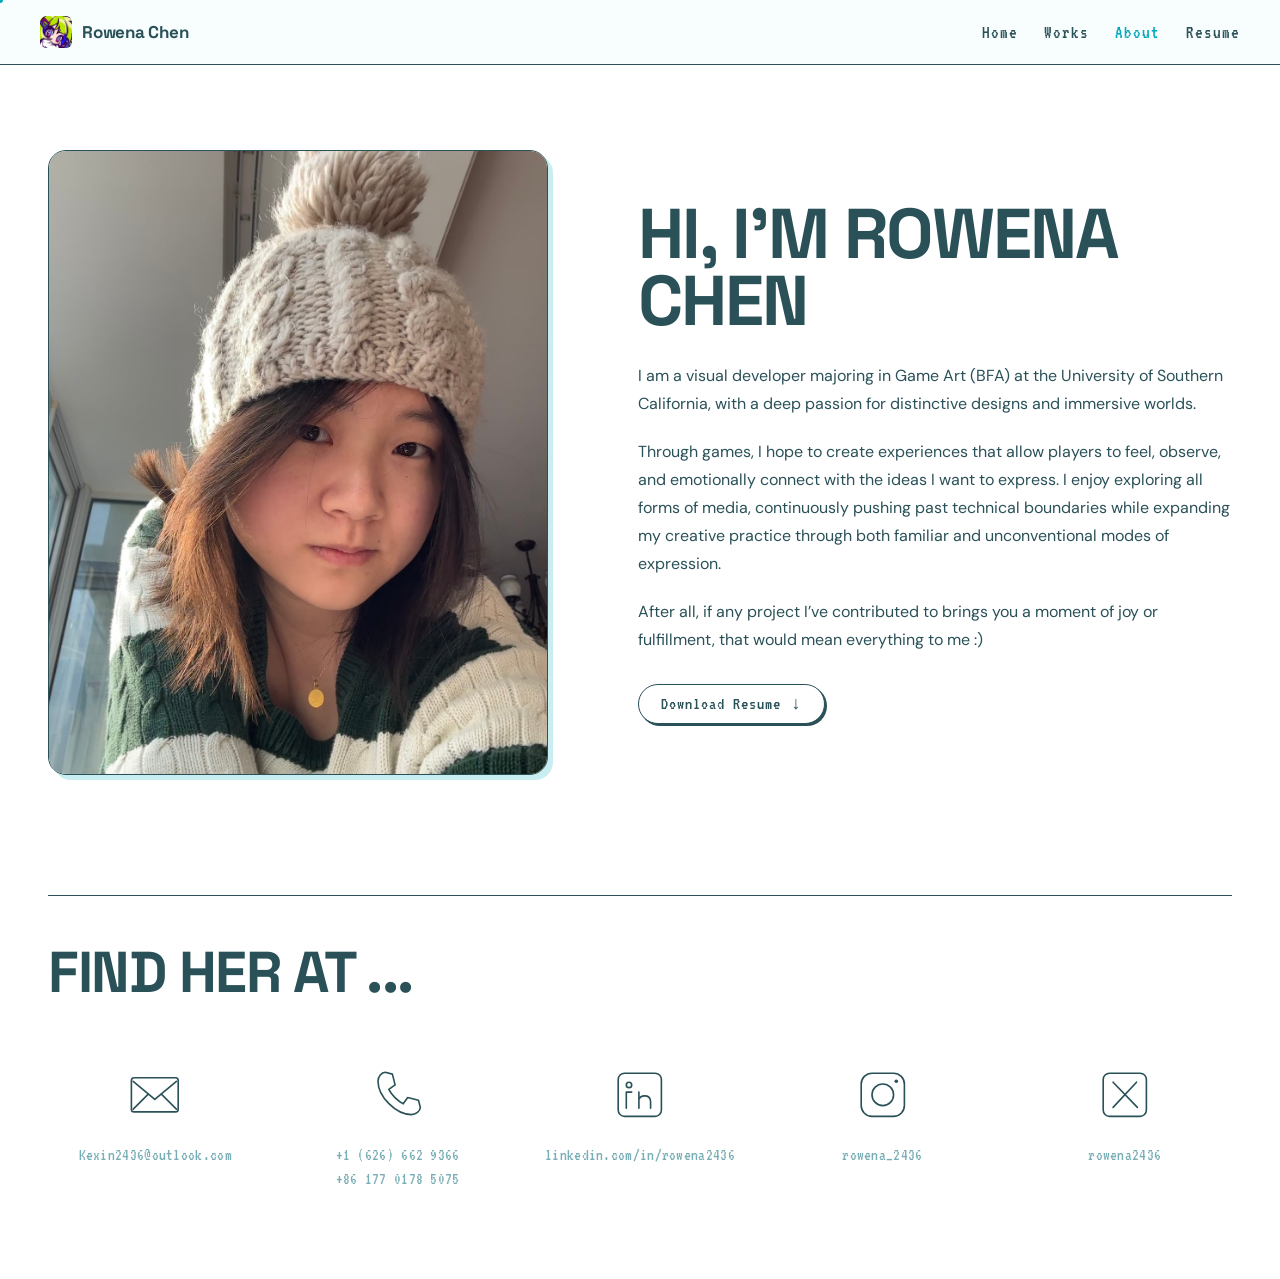
<file: about.html>
<!DOCTYPE html>
<html lang="en">
<head>
<meta charset="UTF-8"><meta name="viewport" content="width=device-width,initial-scale=1">
<title>About — Rowena Chen</title><meta name="description" content="About Rowena Chen, a visual developer and game artist focused on distinctive designs and immersive worlds."><link rel="canonical" href="https://rowenachen.com/about.html"><meta property="og:title" content="About — Rowena Chen"><meta property="og:description" content="Visual developer and game artist creating distinctive designs and immersive worlds."><meta property="og:image" content="https://rowenachen.com/img/me.jpg"><meta property="og:url" content="https://rowenachen.com/about.html"><meta property="og:type" content="profile"><link rel="icon" href="tab.png"><link href="https://fonts.googleapis.com/css2?family=DM+Sans:wght@400&family=Space+Grotesk:wght@500&display=swap" rel="stylesheet"><link rel="stylesheet" href="css/base.css">
<link href="https://fonts.googleapis.com/css2?family=VT323&family=Space+Grotesk:wght@700&display=swap" rel="stylesheet">
<style>
/* Align the About page with the typography and layout system used site-wide. */
:root{--accent:#00a8b8;--text:#2a5158;--muted:#78aeb5;--line:#2a5158;--bg:#fff;--dot:transparent;--nav-bg:rgba(248,253,254,.92);--footer-bg:#12282c;--cursor-hover-bg:rgba(0,168,184,.12);--cursor-hover-border:var(--accent)}
.about-main{padding:150px 48px 88px}.intro{max-width:1228px;margin:auto;display:grid;grid-template-columns:minmax(280px,500px) minmax(0,680px);gap:clamp(48px,7vw,96px);align-items:center;justify-content:center}.portrait{width:100%;aspect-ratio:4/5;object-fit:cover;display:block;border:1.5px solid var(--line);border-radius:18px;box-shadow:5px 5px 0 #c9eef2}.intro h1{margin:0 0 28px;color:var(--text);font-family:'Space Grotesk',sans-serif;font-weight:700;font-size:clamp(44px,5.5vw,72px);line-height:.95;letter-spacing:-2px;text-transform:uppercase}.bio{max-width:660px;color:var(--text);font-family:'DM Sans',sans-serif;font-size:clamp(16px,1.25vw,19px);line-height:1.75}.bio p+p{margin-top:20px}.resume-button{display:inline-flex;align-items:center;gap:10px;margin-top:30px;padding:10px 22px;border:1.5px solid var(--line);border-radius:999px;color:var(--text);background:#fff;box-shadow:2px 2px 0 var(--line);text-decoration:none;font-family:'VT323',monospace;font-size:18px;line-height:1;letter-spacing:1px;transition:color .2s,background .2s,transform .2s,box-shadow .2s}.resume-button:hover{color:#fff;background:var(--accent);transform:translate(-2px,-2px);box-shadow:4px 4px 0 var(--line)}
.find{max-width:1228px;margin:120px auto 0;padding-top:48px;border-top:1.5px solid var(--line)}.find h2{color:var(--text);font-family:'Space Grotesk',sans-serif;font-weight:700;font-size:clamp(36px,4.5vw,58px);line-height:1;letter-spacing:-1.5px;text-transform:uppercase;margin-bottom:64px}.contact-grid{display:grid;grid-template-columns:repeat(5,1fr);gap:28px}.contact-card{min-width:0;text-align:center}.contact-card a{color:var(--text);text-decoration:none;display:flex;height:100%;flex-direction:column;align-items:center;gap:20px}.contact-card svg{width:clamp(52px,4.5vw,68px);height:clamp(52px,4.5vw,68px);fill:none;stroke:currentColor;stroke-width:1.8;stroke-linecap:round;stroke-linejoin:round;transition:.2s}.contact-card a:hover svg{color:var(--accent);transform:translateY(-4px)}.contact-label{color:var(--muted);font-family:'VT323',monospace;font-size:17px;line-height:1.4;letter-spacing:.3px;overflow-wrap:anywhere}.contact-card a:hover .contact-label{color:var(--accent)}
nav .nav-links{margin-left:auto}
@media(max-width:980px){.about-main{padding:120px 48px 72px}.intro{grid-template-columns:minmax(240px,.8fr) 1.2fr;gap:40px}.contact-grid{grid-template-columns:repeat(3,1fr);row-gap:52px}}@media(max-width:700px){.about-main{padding:100px 24px 60px}.intro{grid-template-columns:1fr;gap:40px}.portrait{max-height:68vh;aspect-ratio:4/3}.intro h1{margin-bottom:22px}.find{margin-top:80px;padding-top:38px}.find h2{margin-bottom:44px}.contact-grid{grid-template-columns:1fr 1fr;gap:44px 20px}.contact-card a{gap:16px}}
</style></head>
<body><div class="cursor" id="cursor"><div class="cursor-dot"></div></div>
<nav><a href="index.html" class="site-brand" aria-label="Rowena Chen home"><span class="brand-icon" aria-hidden="true"></span><span>Rowena Chen</span></a><div class="nav-links"><a href="index.html" class="nav-link">Home</a><a href="works.html" class="nav-link">Works</a><a href="about.html" class="nav-link active">About</a><a href="Kexin_Chen_Resume.pdf" class="nav-link" target="_blank" rel="noopener">Resume</a></div></nav>
<main class="about-main">
<section class="intro" aria-labelledby="about-title"><img class="portrait" src="img/me.jpg" alt="Portrait of Rowena Chen"><div><h1 id="about-title">Hi, I'm Rowena Chen</h1><div class="bio"><p>I am a visual developer majoring in Game Art (BFA) at the University of Southern California, with a deep passion for distinctive designs and immersive worlds.</p><p>Through games, I hope to create experiences that allow players to feel, observe, and emotionally connect with the ideas I want to express. I enjoy exploring all forms of media, continuously pushing past technical boundaries while expanding my creative practice through both familiar and unconventional modes of expression.</p><p>After all, if any project I’ve contributed to brings you a moment of joy or fulfillment, that would mean everything to me :)</p></div><a class="resume-button" href="Kexin_Chen_Resume.pdf" download>Download Resume <span aria-hidden="true">↓</span></a></div></section>
<section class="find" aria-labelledby="find-title"><h2 id="find-title">Find her at ...</h2><div class="contact-grid">
<div class="contact-card"><a href="mailto:Kexin2436@outlook.com" aria-label="Email Rowena"><svg viewBox="0 0 64 64" aria-hidden="true"><rect x="6" y="13" width="52" height="38" rx="3"/><path d="m8 17 24 20 24-20M8 48l17-17m31 17L39 31"/></svg><span class="contact-label">Kexin2436@outlook.com</span></a></div>
<div class="contact-card"><a href="tel:+16266629366" aria-label="Call Rowena"><svg viewBox="0 0 64 64" aria-hidden="true"><path d="M18 7c-4 0-8 5-8 10 0 17 20 37 37 37 5 0 10-4 10-8l-2-8-12-3-5 7c-6-3-13-10-16-16l7-5-3-12-8-2Z"/></svg><span class="contact-label">+1 (626) 662 9366<br>+86 177 0178 5075</span></a></div>
<div class="contact-card"><a href="https://www.linkedin.com/in/rowena2436/" target="_blank" rel="noopener noreferrer" aria-label="Rowena on LinkedIn"><svg viewBox="0 0 64 64" aria-hidden="true"><rect x="8" y="8" width="48" height="48" rx="7"/><circle cx="20" cy="21" r="3"/><path d="M17 29v18m14 0V29m0 8c2-5 13-6 13 3v7M17 29h6"/></svg><span class="contact-label">linkedin.com/in/rowena2436</span></a></div>
<div class="contact-card"><a href="https://www.instagram.com/rowena_2436/" target="_blank" rel="noopener noreferrer" aria-label="rowena_2436 on Instagram"><svg viewBox="0 0 64 64" aria-hidden="true"><rect x="8" y="8" width="48" height="48" rx="12"/><circle cx="32" cy="32" r="12"/><circle cx="47" cy="17" r="2" fill="currentColor" stroke="none"/></svg><span class="contact-label">rowena_2436</span></a></div>
<div class="contact-card"><a href="https://x.com/rowena2436" target="_blank" rel="noopener noreferrer" aria-label="rowena2436 on X"><svg viewBox="0 0 64 64" aria-hidden="true"><rect x="8" y="8" width="48" height="48" rx="7"/><path d="M19 18l27 28M45 18 19 46"/></svg><span class="contact-label">rowena2436</span></a></div>
</div></section></main><button class="back-top" id="backTop" onclick="window.scrollTo({top:0,behavior:'smooth'})" aria-label="Back to top">↑</button><script src="js/common.js"></script></body></html>
</file>
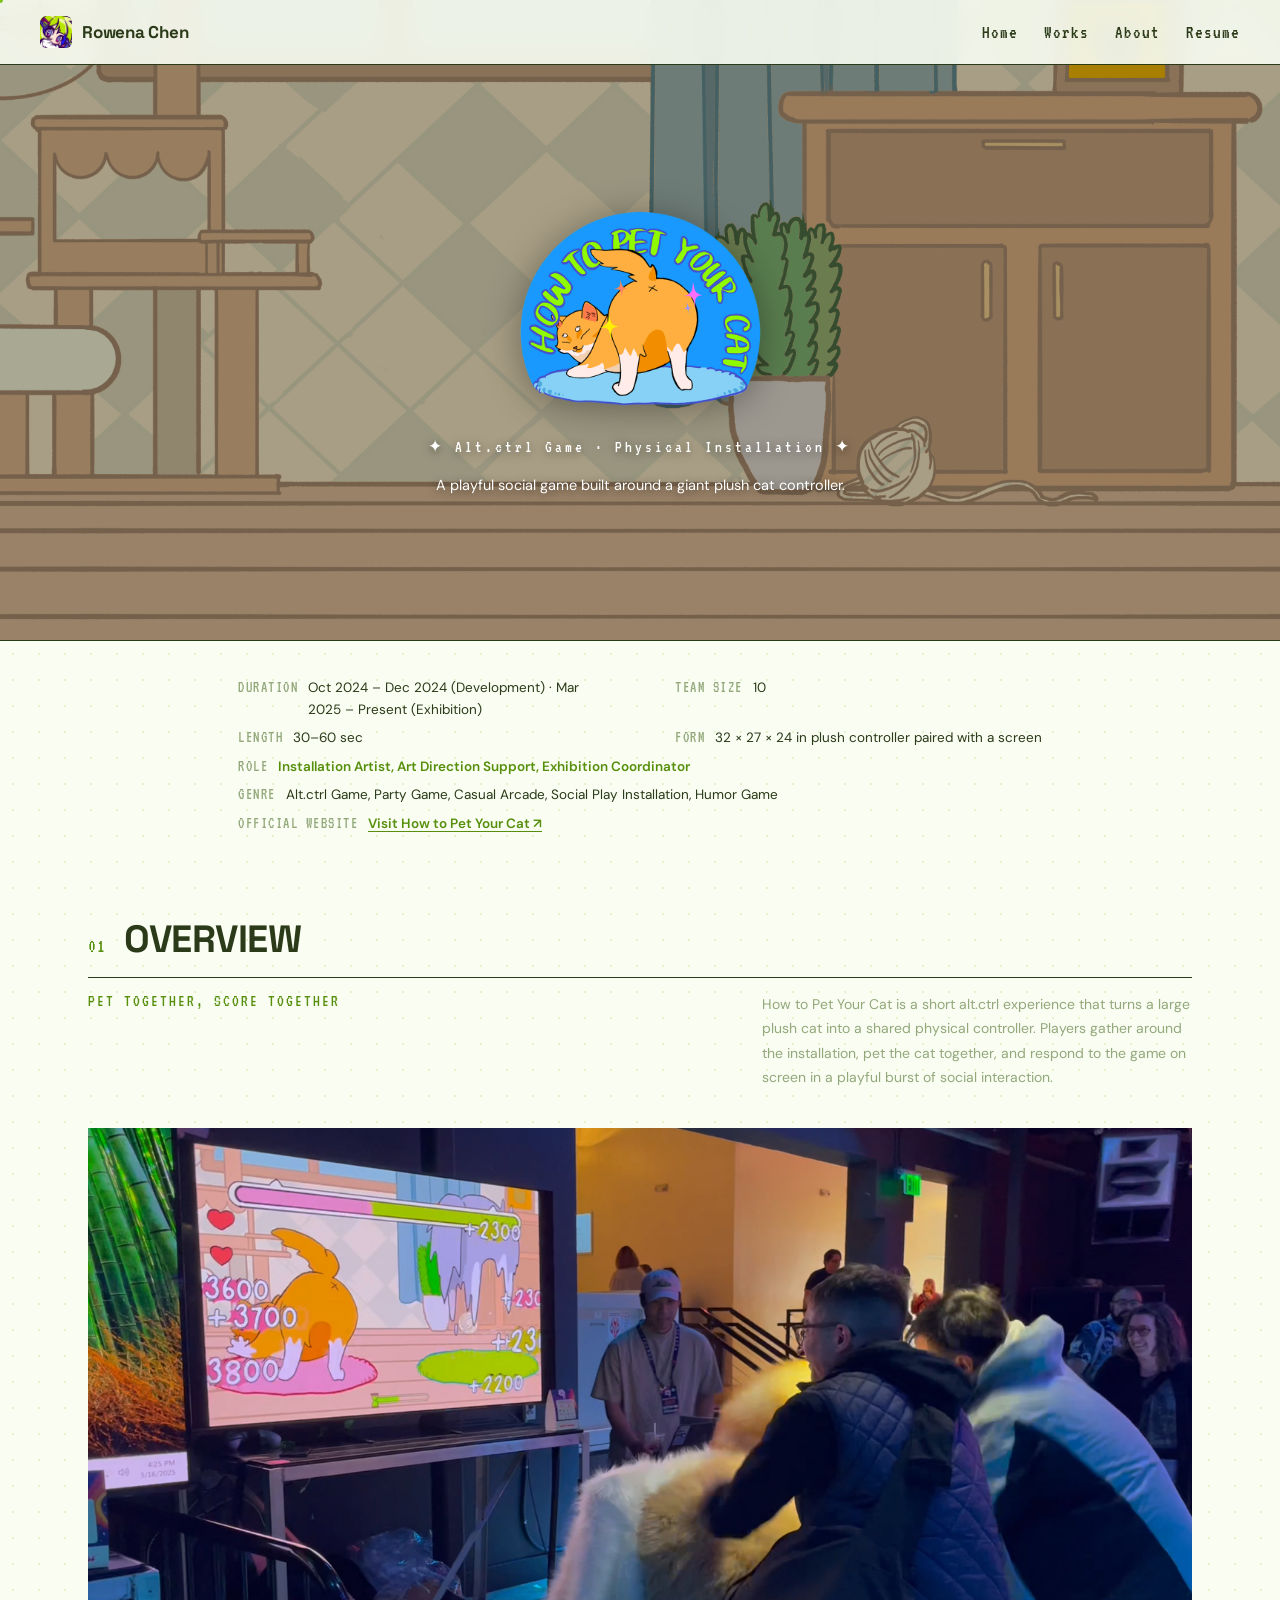
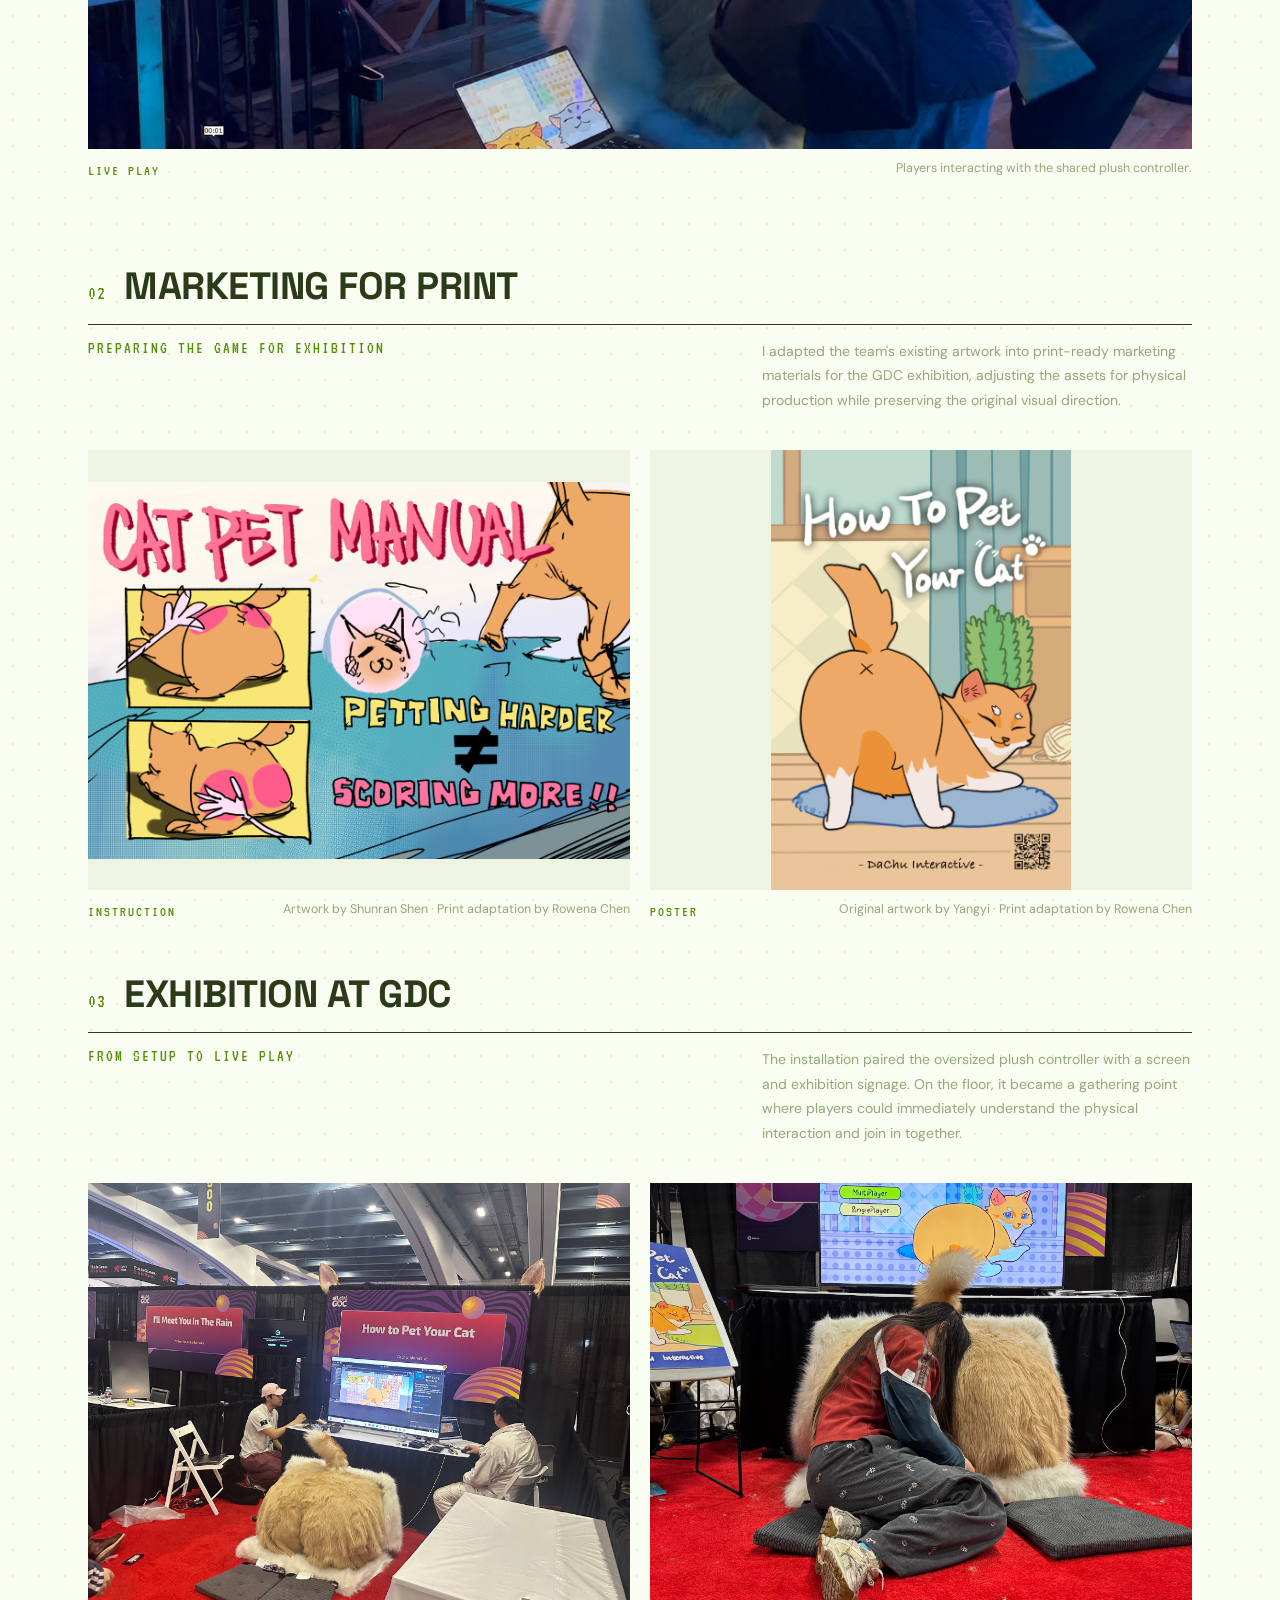
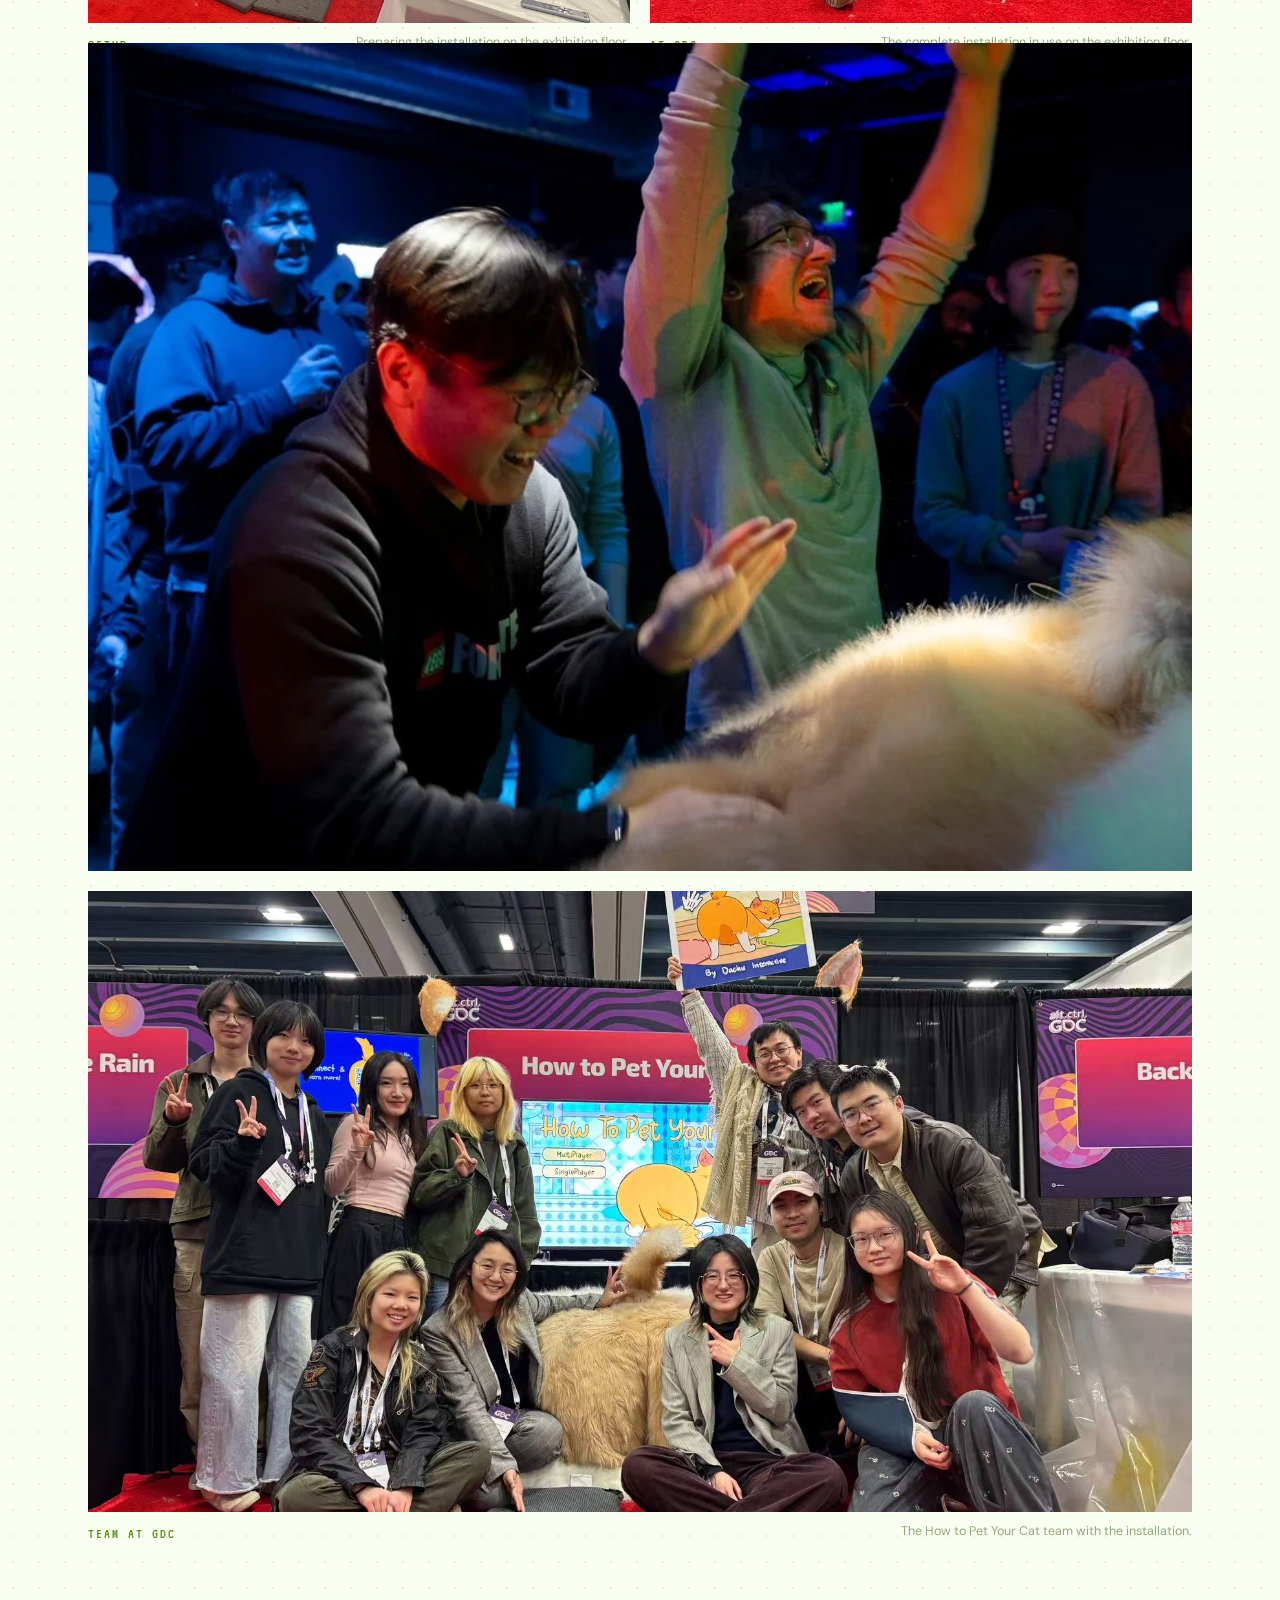
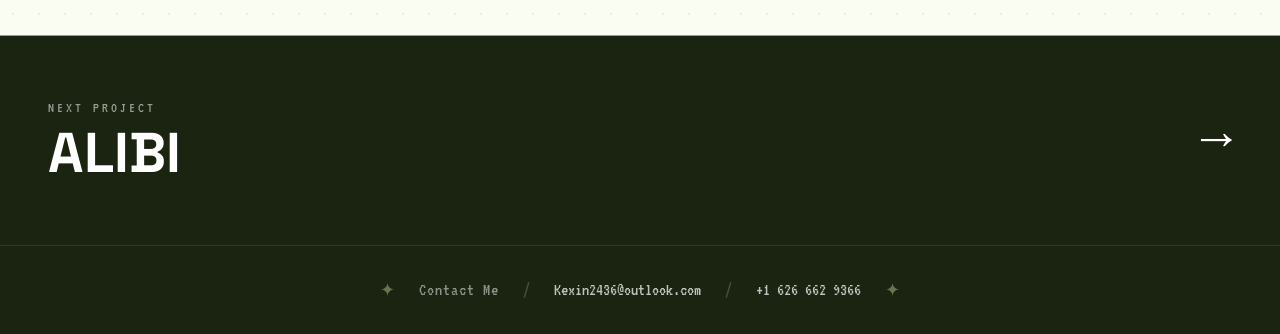
<file: htpyc.html>
<!DOCTYPE html>
<html lang="en">
<head>
<meta charset="UTF-8">
<meta name="viewport" content="width=device-width, initial-scale=1.0">
<title>How to Pet Your Cat — Rowena Chen</title>
<meta name="description" content="How to Pet Your Cat is a playful social game built around a giant plush cat controller, with installation and art direction work by Rowena Chen.">
<link rel="canonical" href="https://rowenachen.com/htpyc.html">
<meta property="og:title" content="How to Pet Your Cat — Rowena Chen">
<meta property="og:description" content="A playful alt.ctrl social game built around a giant plush cat controller.">
<meta property="og:image" content="https://rowenachen.com/img/htpyc/htpyc_banner.png">
<meta property="og:url" content="https://rowenachen.com/htpyc.html"><meta property="og:type" content="article">
<link rel="icon" type="image/png" href="./tab.png">
<link href="https://fonts.googleapis.com/css2?family=VT323&family=DM+Sans:wght@300;400;500;700&family=Space+Grotesk:wght@500;600;700&display=swap" rel="stylesheet">
<link rel="stylesheet" href="css/base.css">
<link rel="stylesheet" href="css/project.css">
<link rel="preload" as="image" href="img/htpyc/htpyc_topkv.png">
<link rel="preload" as="image" href="img/htpyc/htpyc-logo.png">
<style>
/* ═══ HTPYC PALETTE: soft paper + apple green ═══ */
:root {
  --accent: #7cc41c;
  --accent-hover: #578f0d;
  --accent-soft: #d8efad;
  --text: #2b3a18;
  --muted: #93a87b;
  --line: #2b3a18;
  --bg: #f9fdf2;
  --dot: #e4f2cd;
  --nav-bg: rgba(249,253,242,0.9);
  --footer-bg: #1a2410;
  --footer-hover-text: #1a2410;
  --footer-link-hover: var(--accent-soft);
  --footer-icon-color: var(--accent-soft);
  --cursor-hover-bg: rgba(124,196,28,0.12);
  --cursor-hover-border: var(--accent-hover);
  /* 图片平面化：无圆角/描边/阴影/hover 特效 */
  --box-border: none;
  --box-radius: 0;
  --box-shadow: none;
  --box-hover-transform: none;
  --box-hover-shadow: none;
}

.section-intro {
  display: grid; grid-template-columns: minmax(0, 1fr) minmax(280px, 430px);
  gap: 56px; align-items: start; margin-bottom: 38px;
}
.section-intro .section-desc { margin: 0; }
.eyebrow, .media-label {
  font-family: 'VT323', monospace; text-transform: uppercase; letter-spacing: 2px;
}
.eyebrow { color: var(--accent-hover); font-size: 17px; }
.info-value a { color: var(--accent-hover); font-weight: 600; text-decoration: underline; text-underline-offset: 3px; }
.info-value a:hover { color: var(--text); }
.media-grid { display: grid; gap: 20px; }
.media-grid.two { grid-template-columns: repeat(2, minmax(0, 1fr)); }
.media-card img { display: block; width: 100%; height: 100%; object-fit: cover; }
.media-card.artwork img { aspect-ratio: 4/3; object-fit: contain; background: #edf5e2; }
.media-card.portrait img { aspect-ratio: 4/3; object-fit: contain; background: #edf5e2; }
.media-card.photo img { aspect-ratio: 4/3; }
.media-card.feature img { aspect-ratio: 16/9; }
.media-caption {
  display: flex; justify-content: space-between; gap: 24px;
  margin-top: 10px; color: var(--muted); font-size: 12.5px; line-height: 1.55;
}
.media-label { color: var(--accent-hover); font-size: 15px; white-space: nowrap; }
.credit-note { max-width: 390px; text-align: right; }

@media (max-width: 760px) {
  .section-intro, .media-grid.two { grid-template-columns: 1fr; }
  .section-intro { gap: 18px; margin-bottom: 28px; }
  .media-caption { flex-direction: column; gap: 4px; }
  .credit-note { max-width: none; text-align: left; }
}
</style>
</head>
<body>

<div class="cursor" id="cursor"><div class="cursor-dot"></div></div>

<nav>
  <a href="index.html" class="site-brand" aria-label="Rowena Chen home"><span class="brand-icon" aria-hidden="true"></span><span>Rowena Chen</span></a>
  <div class="nav-links">
    <a href="index.html" class="nav-link">Home</a>
    <a href="works.html" class="nav-link">Works</a>
    <a href="about.html" class="nav-link">About</a>
    <a href="Kexin_Chen_Resume.pdf" class="nav-link" target="_blank" rel="noopener">Resume</a>
  </div>
</nav>

<div class="banner">
  <img class="banner-bg" src="img/htpyc/htpyc_topkv.png" alt="How to Pet Your Cat key art">
  <div class="banner-center">
    <img class="banner-logo" src="img/htpyc/htpyc-logo.png" alt="How to Pet Your Cat logo">
    <div class="banner-tag">Alt.ctrl Game · Physical Installation</div>
    <p class="banner-desc">A playful social game built around a giant plush cat controller.</p>
  </div>
</div>
<div class="banner-spacer"></div>

<div class="page-content">

<div class="info-table">
  <div class="info-item"><span class="info-label">DURATION</span><span class="info-value">Oct 2024 – Dec 2024 (Development) · Mar 2025 – Present (Exhibition)</span></div>
  <div class="info-item"><span class="info-label">TEAM SIZE</span><span class="info-value">10</span></div>
  <div class="info-item"><span class="info-label">LENGTH</span><span class="info-value">30–60 sec</span></div>
  <div class="info-item"><span class="info-label">FORM</span><span class="info-value">32 × 27 × 24 in plush controller paired with a screen</span></div>
  <div class="info-item wide"><span class="info-label">ROLE</span><span class="info-value"><em>Installation Artist, Art Direction Support, Exhibition Coordinator</em></span></div>
  <div class="info-item wide"><span class="info-label">GENRE</span><span class="info-value">Alt.ctrl Game, Party Game, Casual Arcade, Social Play Installation, Humor Game</span></div>
  <div class="info-item wide"><span class="info-label">OFFICIAL WEBSITE</span><span class="info-value"><a href="https://www.dachu-interactive.com/how-to-pet-your-cat" target="_blank" rel="noopener noreferrer">Visit How to Pet Your Cat ↗</a></span></div>
</div>

<div class="section" id="overview">
  <div class="section-head">
    <span class="section-num">01</span>
    <h2 class="section-title">Overview</h2>
  </div>
  <div class="section-intro">
    <p class="eyebrow">Pet together, score together</p>
    <p class="section-desc">How to Pet Your Cat is a short alt.ctrl experience that turns a large plush cat into a shared physical controller. Players gather around the installation, pet the cat together, and respond to the game on screen in a playful burst of social interaction.</p>
  </div>
  <figure class="media-card feature">
    <img loading="lazy" src="img/htpyc/player_2.jpg" alt="Players petting the plush cat controller together">
    <figcaption class="media-caption"><span class="media-label">LIVE PLAY</span><span>Players interacting with the shared plush controller.</span></figcaption>
  </figure>
</div>

<div class="section" id="marketing">
  <div class="section-head">
    <span class="section-num">02</span>
    <h2 class="section-title">Marketing for Print</h2>
  </div>
  <div class="section-intro">
    <p class="eyebrow">Preparing the game for exhibition</p>
    <p class="section-desc">I adapted the team's existing artwork into print-ready marketing materials for the GDC exhibition, adjusting the assets for physical production while preserving the original visual direction.</p>
  </div>
  <div class="media-grid two">
    <figure class="media-card artwork">
      <img loading="lazy" src="img/htpyc/gdc_instruction.png" alt="Printed How to Pet Your Cat instruction graphic">
      <figcaption class="media-caption"><span class="media-label">INSTRUCTION</span><span class="credit-note">Artwork by Shunran Shen · Print adaptation by Rowena Chen</span></figcaption>
    </figure>
    <figure class="media-card portrait">
      <img loading="lazy" src="img/htpyc/gdc_mktpostcard.png" alt="How to Pet Your Cat printed promotional poster">
      <figcaption class="media-caption"><span class="media-label">POSTER</span><span class="credit-note">Original artwork by Yangyi · Print adaptation by Rowena Chen</span></figcaption>
    </figure>
  </div>
</div>

<div class="section" id="exhibition">
  <div class="section-head">
    <span class="section-num">03</span>
    <h2 class="section-title">Exhibition at GDC</h2>
  </div>
  <div class="section-intro">
    <p class="eyebrow">From setup to live play</p>
    <p class="section-desc">The installation paired the oversized plush controller with a screen and exhibition signage. On the floor, it became a gathering point where players could immediately understand the physical interaction and join in together.</p>
  </div>
  <div class="media-grid two">
    <figure class="media-card photo">
      <img loading="lazy" src="img/htpyc/gdc_setup.jpg" alt="Setting up the How to Pet Your Cat booth at GDC">
      <figcaption class="media-caption"><span class="media-label">SETUP</span><span>Preparing the installation on the exhibition floor.</span></figcaption>
    </figure>
    <figure class="media-card photo">
      <img loading="lazy" src="img/htpyc/gdc_withme.jpg" alt="Player using the How to Pet Your Cat plush controller at GDC">
      <figcaption class="media-caption"><span class="media-label">AT GDC</span><span>The complete installation in use on the exhibition floor.</span></figcaption>
    </figure>
  </div>
  <div class="media-grid" style="margin-top: 20px;">
    <figure class="media-card photo"><img loading="lazy" src="img/htpyc/player_1.jpg" alt="Player reacting while playing How to Pet Your Cat"></figure>
  </div>
  <figure class="media-card feature" style="margin-top: 20px;">
    <img loading="lazy" src="img/htpyc/gdc_team.jpg" alt="How to Pet Your Cat team at GDC">
    <figcaption class="media-caption"><span class="media-label">TEAM AT GDC</span><span>The How to Pet Your Cat team with the installation.</span></figcaption>
  </figure>
</div>

<a href="alibi.html" class="next-project">
  <div>
    <div class="next-label">NEXT PROJECT</div>
    <div class="next-title">Alibi</div>
  </div>
  <div class="next-arrow">→</div>
</a>

<div class="contact-bar">
  <span class="contact-bar-icon">✦</span>
  <span class="contact-bar-text">Contact Me</span>
  <span class="contact-bar-sep">/</span>
  <a href="mailto:Kexin2436@outlook.com">Kexin2436@outlook.com</a>
  <span class="contact-bar-sep">/</span>
  <a href="tel:+16266629366">+1 626 662 9366</a>
  <span class="contact-bar-icon">✦</span>
</div>

</div>

<button class="back-top" id="backTop" onclick="window.scrollTo({top:0,behavior:'smooth'})">↑</button>

<script src="js/common.js"></script>
</body>
</html>
</file>
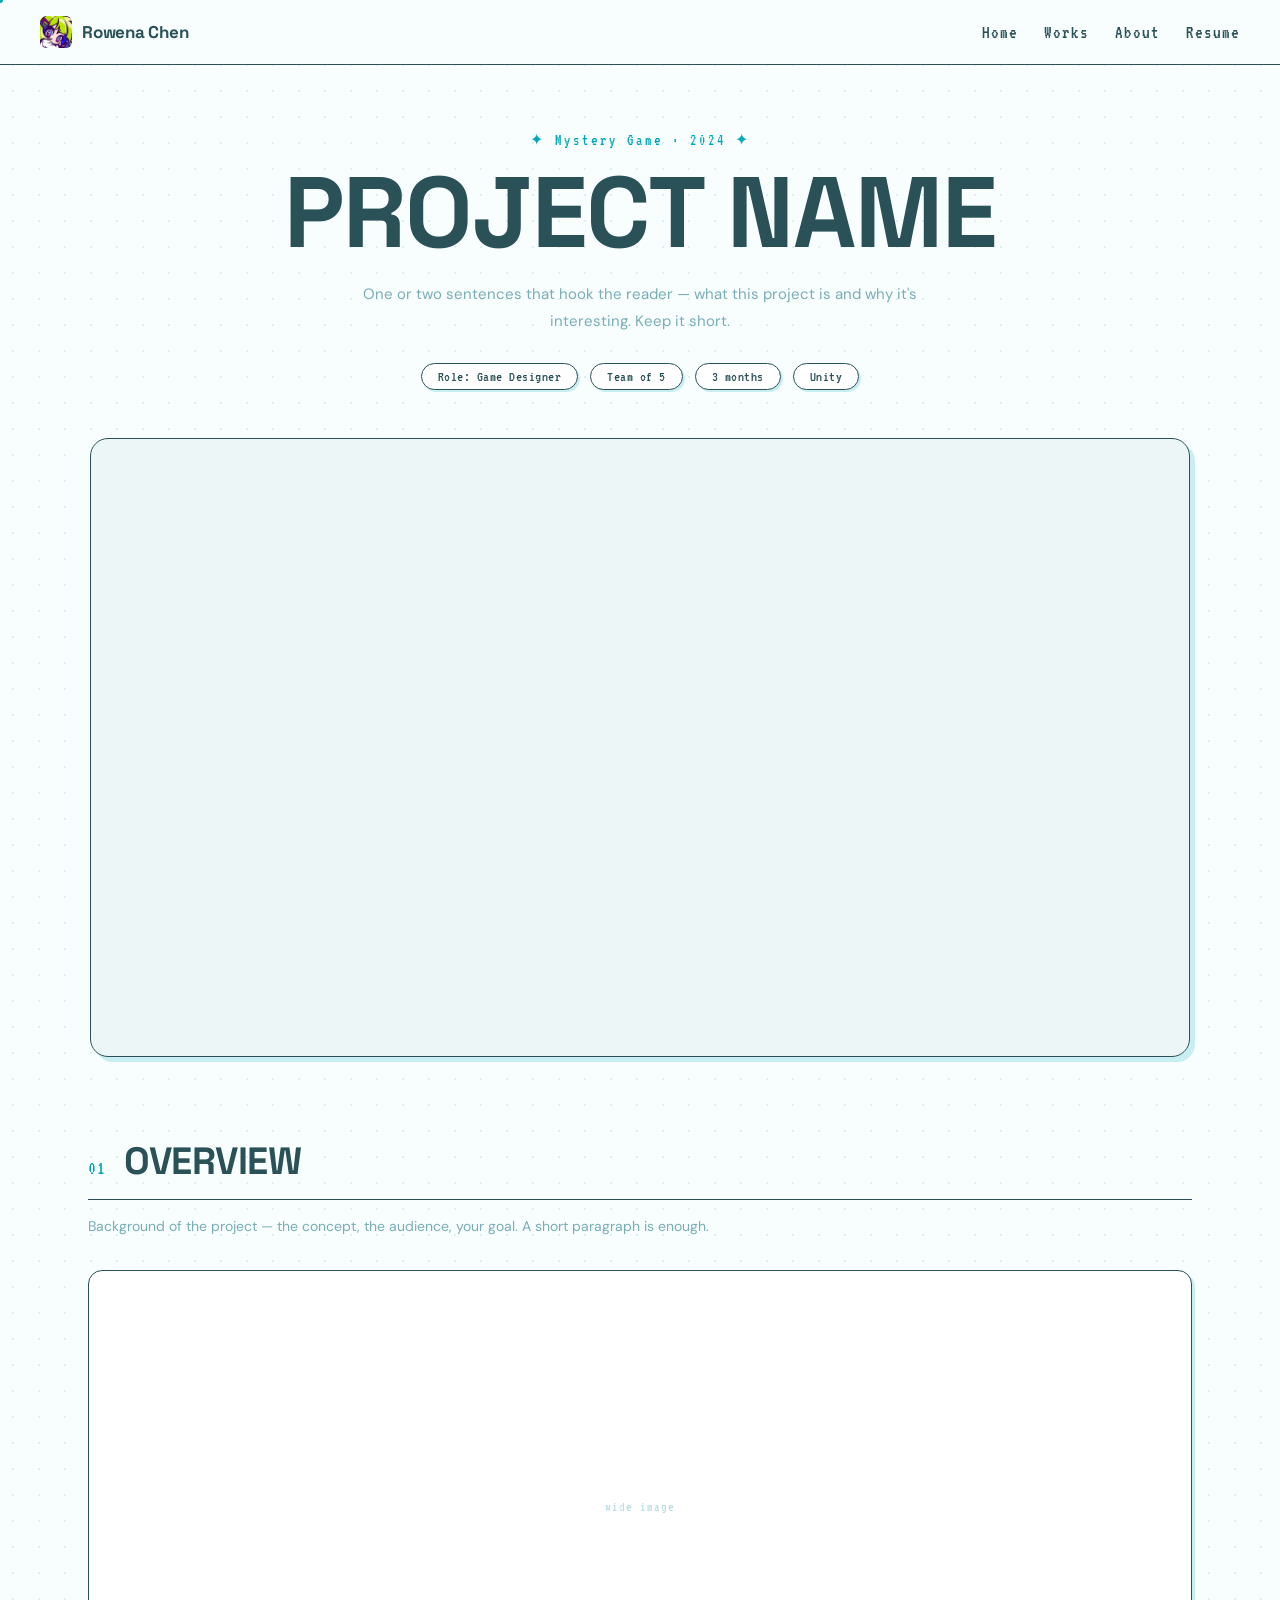
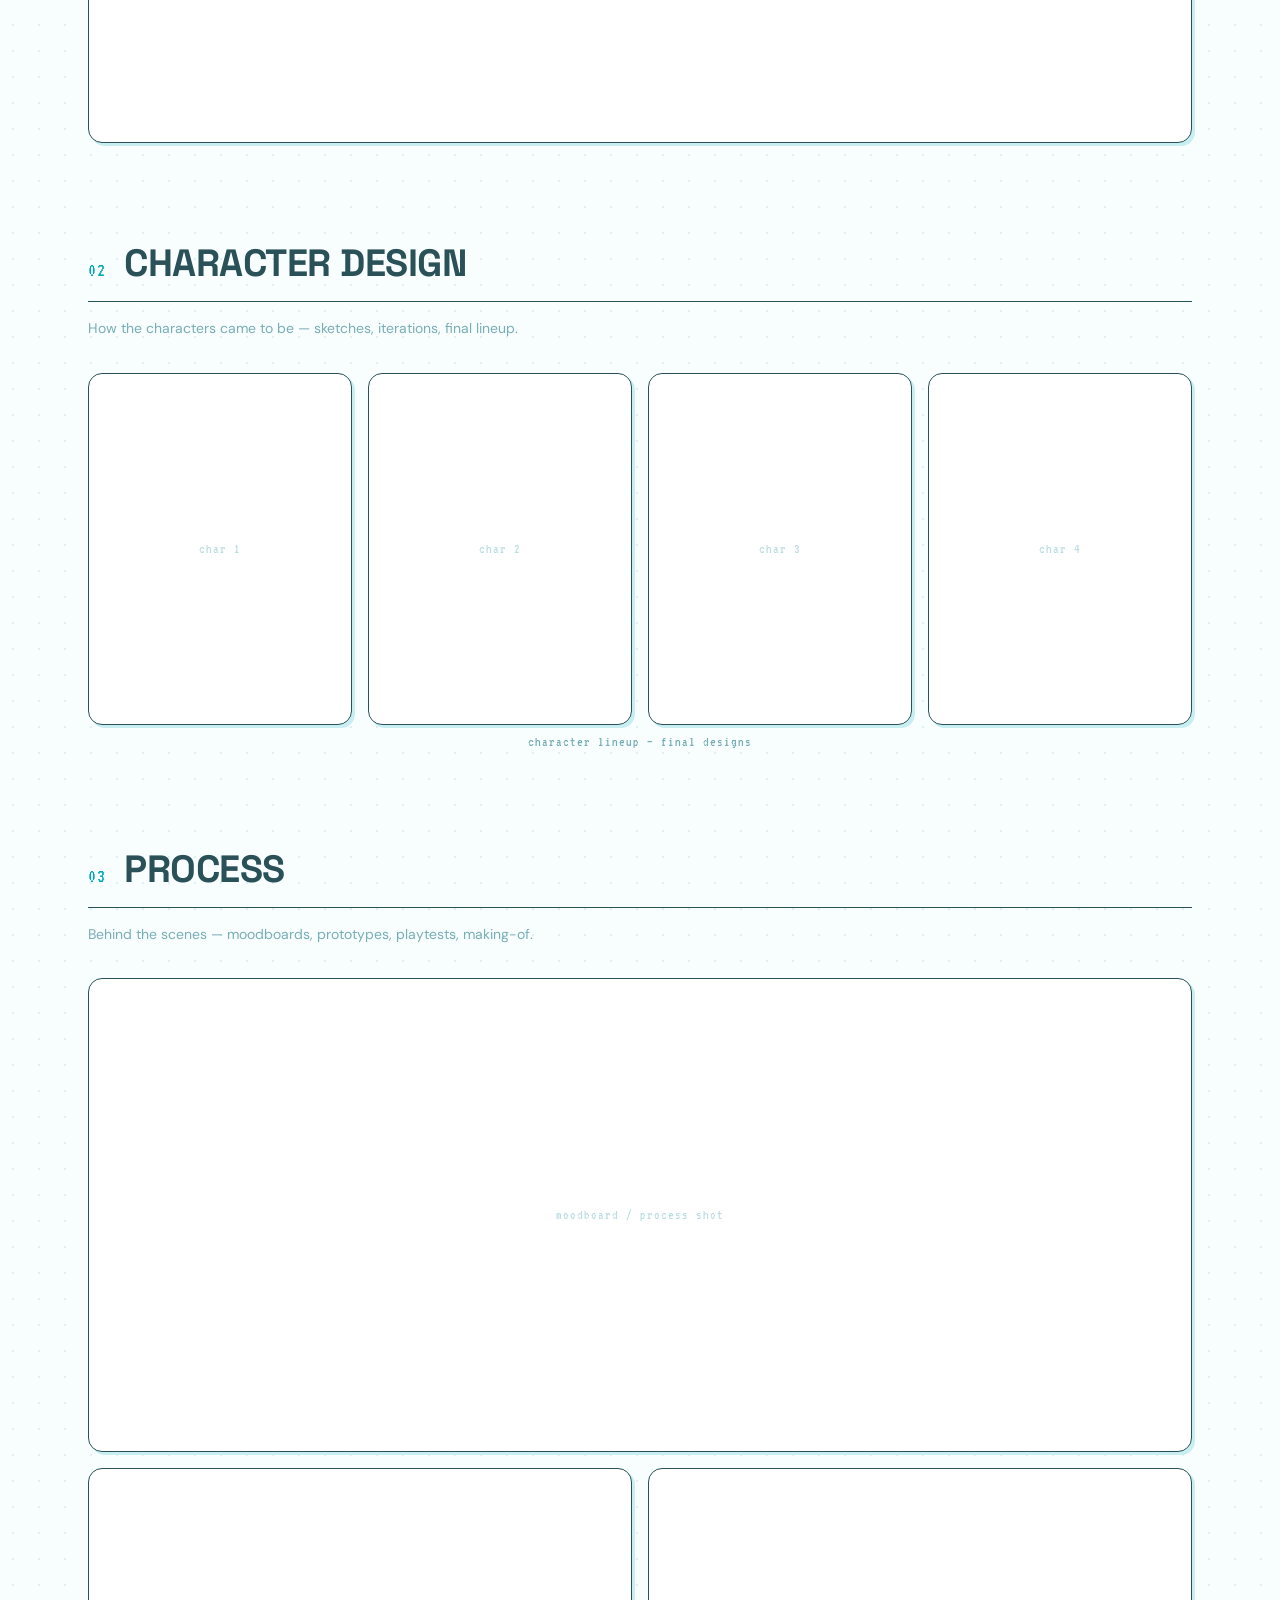
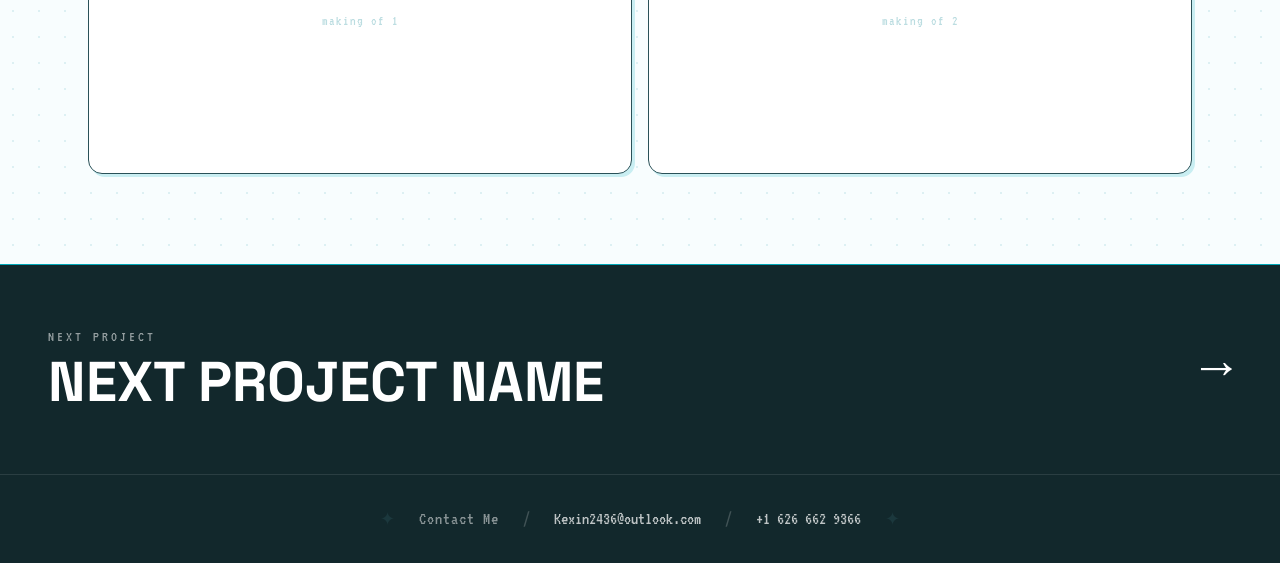
<file: project-template.html>
<!DOCTYPE html>
<html lang="en">
<head>
<meta charset="UTF-8">
<meta name="viewport" content="width=device-width, initial-scale=1.0">
<title>Project Name — Rowena Chen</title>
<link rel="icon" type="image/png" href="./tab.png">
<link href="https://fonts.googleapis.com/css2?family=VT323&family=DM+Sans:wght@300;400;500;700&family=Space+Grotesk:wght@500;600;700&display=swap" rel="stylesheet">
<link rel="stylesheet" href="css/base.css">
<link rel="stylesheet" href="css/project.css">
<style>
/* ══════════════════════════════════════════════
   新项目页只需要改这个调色板（参考其他项目页）：
   - 必填：下面全部
   - 可选皮肤（不写就用默认卡片风格）：
     --font-display / --font-display-weight  标题字体
     --title-glow                            标题发光
     --chip-bg                               meta chip 背景
     --box-border / --box-radius / --box-bg / --box-shadow
     --box-hover-transform / --box-hover-shadow  （全设 none/0 = insync 那种平面风）
     --cursor-color / --cursor-blend / --cursor-glow （深色页参考 insync）
   完整变量说明见 css/base.css 和 css/project.css 顶部注释
   ══════════════════════════════════════════════ */
:root {
  --accent: #00a8b8;            /* 主强调色 */
  --accent-hover: #00a8b8;      /* 链接 hover 色 */
  --accent-soft: #c9eef2;       /* 柔和强调色（投影用） */
  --text: #2a5158;              /* 正文 */
  --muted: #78aeb5;             /* 次要文字 */
  --line: #2a5158;              /* 描边 */
  --bg: #f8fdfe;                /* 背景 */
  --dot: #ddf0f3;               /* 背景点阵 */
  --nav-bg: rgba(248,253,254,0.9);
  --footer-bg: #12282c;         /* next-project / 页脚背景 */
  --footer-hover-text: #fff;
  --cursor-hover-bg: rgba(0,168,184,0.12);
  --cursor-hover-border: var(--accent);
  --frame-shadow: 5px 5px 0 var(--accent-soft);
  --frame-bg: #edf6f7;
  --box-placeholder: #bcdde1;
}
/* 页面专属样式写在这下面 */
</style>
</head>
<body>

<div class="cursor" id="cursor"><div class="cursor-dot"></div></div>

<nav>
  <a href="index.html" class="site-brand" aria-label="Rowena Chen home"><span class="brand-icon" aria-hidden="true"></span><span>Rowena Chen</span></a>
  <div class="nav-links">
    <a href="index.html" class="nav-link">Home</a>
    <a href="works.html" class="nav-link">Works</a>
    <a href="about.html" class="nav-link">About</a>
    <a href="Kexin_Chen_Resume.pdf" class="nav-link" target="_blank" rel="noopener">Resume</a>
  </div>
</nav>

<!-- ═══════ HERO ═══════ -->
<div class="hero">
  <div class="hero-tag">Mystery Game · 2024</div>
  <!-- ↑ 类型和年份 -->
  <h1 class="hero-title">Project Name</h1>
  <!-- ↑ 项目名；也可以放 logo 图：<img class="hero-logo" src="./title.png" alt="Project logo"> -->
  <p class="hero-desc">
    One or two sentences that hook the reader — what this project is
    and why it's interesting. Keep it short.
  </p>
  <div class="hero-meta">
    <span class="meta-chip">Role: Game Designer</span>
    <span class="meta-chip">Team of 5</span>
    <span class="meta-chip">3 months</span>
    <span class="meta-chip">Unity</span>
    <!-- ↑ 改成你的信息 -->
  </div>

  <!-- ═══ TRAILER：YouTube 用「不公开列出 Unlisted」，Private 嵌入放不了 ═══ -->
  <div class="key-visual">
    <iframe src="https://www.youtube.com/embed/VIDEO_ID" title="Full Trailer" allowfullscreen></iframe>
  </div>
</div>

<!-- ═══════ 01 OVERVIEW ═══════ -->
<div class="section">
  <div class="section-head">
    <span class="section-num">01</span>
    <h2 class="section-title">Overview</h2>
  </div>
  <p class="section-desc">
    Background of the project — the concept, the audience, your goal.
    A short paragraph is enough.
  </p>
  <!-- 图片行：c1~c4 = 列数；c21 左大右小 / c12 左小右大
       图片框比例：默认 16/9，可加 tall(3/4) square(1/1) wide(21/9)
       图片完整显示不裁切：加 contain -->
  <div class="img-row c1">
    <div class="img-box wide">wide image</div>
  </div>
</div>

<!-- ═══════ 02 SECTION ═══════ -->
<div class="section">
  <div class="section-head">
    <span class="section-num">02</span>
    <h2 class="section-title">Character Design</h2>
  </div>
  <p class="section-desc">How the characters came to be — sketches, iterations, final lineup.</p>
  <div class="img-row c4">
    <div class="img-box tall">char 1</div>
    <div class="img-box tall">char 2</div>
    <div class="img-box tall">char 3</div>
    <div class="img-box tall">char 4</div>
  </div>
  <div class="img-caption">character lineup — final designs</div>
</div>

<!-- ═══════ 03 SECTION ═══════ -->
<div class="section">
  <div class="section-head">
    <span class="section-num">03</span>
    <h2 class="section-title">Process</h2>
  </div>
  <p class="section-desc">Behind the scenes — moodboards, prototypes, playtests, making-of.</p>
  <div class="img-row c1">
    <div class="img-box wide">moodboard / process shot</div>
  </div>
  <div class="img-row c2">
    <div class="img-box">making of 1</div>
    <div class="img-box">making of 2</div>
  </div>
</div>

<!-- ═══════ NEXT ═══════ -->
<a href="NEXT_PROJECT.html" class="next-project">
  <div>
    <div class="next-label">NEXT PROJECT</div>
    <div class="next-title">Next Project Name</div>
  </div>
  <div class="next-arrow">→</div>
</a>

<div class="contact-bar">
  <span class="contact-bar-icon">✦</span>
  <span class="contact-bar-text">Contact Me</span>
  <span class="contact-bar-sep">/</span>
  <a href="mailto:Kexin2436@outlook.com">Kexin2436@outlook.com</a>
  <span class="contact-bar-sep">/</span>
  <a href="tel:+16266629366">+1 626 662 9366</a>
  <span class="contact-bar-icon">✦</span>
</div>

<button class="back-top" id="backTop" onclick="window.scrollTo({top:0,behavior:'smooth'})">↑</button>

<script src="js/common.js"></script>
</body>
</html>
</file>
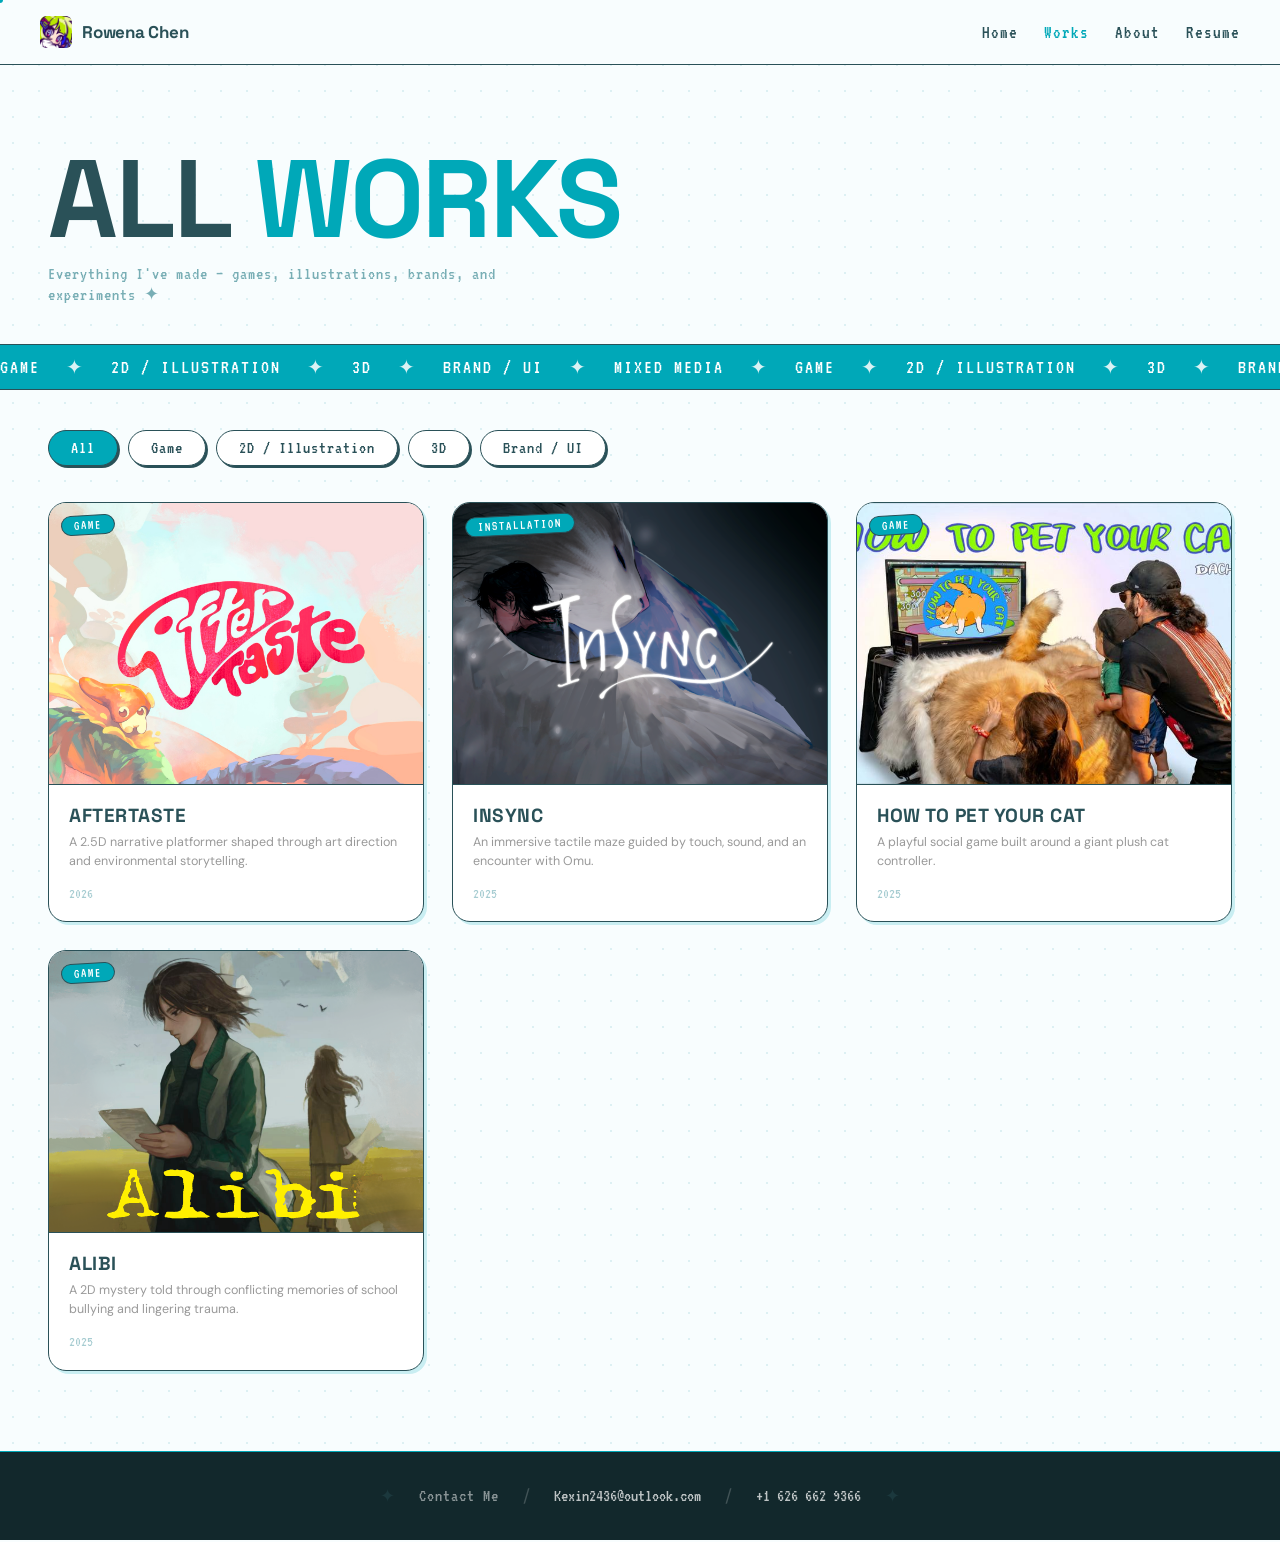
<file: works.html>
<!DOCTYPE html>
<html lang="en">
<head>
<meta charset="UTF-8">
<meta name="viewport" content="width=device-width, initial-scale=1.0">
<title>All Works — Rowena Chen</title>
<meta name="description" content="Selected games, visual development, character art, and immersive installations by Rowena Chen.">
<link rel="canonical" href="https://rowenachen.com/works.html">
<meta property="og:title" content="All Works — Rowena Chen">
<meta property="og:description" content="Explore Rowena Chen's games, visual development, character art, and interactive experiences.">
<meta property="og:image" content="https://rowenachen.com/img/aftertaste/aftertaste_banner.png">
<meta property="og:url" content="https://rowenachen.com/works.html">
<meta property="og:type" content="website">
<link rel="icon" type="image/png" href="./tab.png">
<link href="https://fonts.googleapis.com/css2?family=VT323&family=DM+Sans:wght@300;400;500;700&family=Space+Grotesk:wght@500;600;700&display=swap" rel="stylesheet">
<link rel="stylesheet" href="css/base.css">
<style>
/* ═══ SITE PALETTE: teal ═══ */
:root {
  --accent: #00a8b8;
  --text: #2a5158;
  --muted: #78aeb5;
  --line: #2a5158;
  --bg: #f8fdfe;
  --dot: #ddf0f3;
  --nav-bg: rgba(248,253,254,0.92);
  --footer-bg: #12282c;
  --contact-border: 1.5px solid var(--accent);
  --cursor-hover-bg: rgba(0,168,184,0.12);
  --cursor-hover-border: var(--accent);
}

/* HEADER */
.page-header { padding: 150px 48px 40px; }
.page-header h1 {
  font-family: 'Space Grotesk', sans-serif; font-weight: 700; letter-spacing: 0.5px;
  font-size: clamp(52px, 9vw, 110px);
  text-transform: uppercase; letter-spacing: -2px;
  line-height: 0.9;
}
.page-header h1 em { color: #00a8b8; font-style: normal; }
.page-header p { font-family: 'VT323', monospace; font-size: 18px; color: #78aeb5; letter-spacing: 1px; margin-top: 16px; max-width: 480px; }

/* MARQUEE */
.marquee { background: #00a8b8; overflow: hidden; white-space: nowrap; padding: 10px 0; border-top: 1px solid #2a5158; border-bottom: 1px solid #2a5158; margin-bottom: 40px; }
.marquee-inner { display: inline-flex; animation: scroll 20s linear infinite; }
@keyframes scroll { from { transform: translateX(0); } to { transform: translateX(-50%); } }
.marquee span { font-family: 'VT323', monospace; font-size: 20px; color: white; letter-spacing: 2px; padding: 0; display: inline-flex; align-items: center; }
.marquee span::after { content: '✦'; margin: 0 26px; opacity: 0.85; }

/* FILTERS */
.filters {
  padding: 0 48px 36px;
  display: flex; gap: 10px; flex-wrap: wrap;
}
.filter-btn {
  font-family: 'VT323', monospace; font-size: 18px;
  letter-spacing: 1px; cursor: none;
  border: 1.5px solid #2a5158; border-radius: 999px;
  padding: 8px 22px; background: white;
  color: #2a5158; transition: all 0.15s;
  box-shadow: 2px 2px 0 #2a5158;
}
.filter-btn:hover { transform: translate(-2px,-2px); box-shadow: 3px 3px 0 #2a5158; }
.filter-btn:active { transform: translate(0,0); box-shadow: 1px 1px 0 #2a5158; }
.filter-btn.active { background: #00a8b8; color: white; }

/* GRID */
.works-grid {
  padding: 0 48px 80px;
  display: grid;
  grid-template-columns: repeat(3, 1fr);
  gap: 28px;
}

.work-card {
  border: 1.5px solid #2a5158; border-radius: 18px;
  background: white; overflow: hidden;
  cursor: none; text-decoration: none; color: inherit;
  box-shadow: 3px 3px 0 #c9eef2;
  transition: transform 0.25s, box-shadow 0.25s;
  display: block;
}
.work-card:hover { transform: translate(-4px,-4px); box-shadow: 6px 6px 0 #00a8b8; }

.card-img {
  width: 100%; aspect-ratio: 4/3;
  background: #edf6f7; position: relative; overflow: hidden;
  display: flex; align-items: center; justify-content: center;
  font-family: 'VT323', monospace; color: #bcdde1; font-size: 14px;
}
.card-img img { width: 100%; height: 100%; object-fit: cover; transition: transform 0.4s; }
.work-card:hover .card-img img { transform: scale(1.06); }
.card-badge {
  position: absolute; top: 12px; left: 12px;
  font-family: 'VT323', monospace; font-size: 14px;
  background: #00a8b8; color: white;
  border: 1px solid #2a5158; border-radius: 999px;
  padding: 2px 12px; letter-spacing: 1px;
  transform: rotate(-3deg);
}
.card-body { padding: 18px 20px; border-top: 1px solid #2a5158; }
.card-title { font-family: 'Space Grotesk', sans-serif; font-weight: 700; letter-spacing: 0.5px; font-size: 19px; text-transform: uppercase; margin-bottom: 5px; }
.card-desc { font-size: 12.5px; color: #999; line-height: 1.55; margin-bottom: 12px; }
.card-footer { display: flex; justify-content: space-between; align-items: center; }
.card-year { font-family: 'VT323', monospace; font-size: 15px; color: #a8cdd2; }
.card-arrow { font-family: 'VT323', monospace; font-size: 18px; opacity: 0; transform: translateX(-4px); transition: 0.2s; }
.work-card:hover .card-arrow { opacity: 1; transform: translateX(0); }
.work-card.hidden { display: none; }

/* responsive grid */
@media (max-width: 1100px) {
  .works-grid { grid-template-columns: repeat(2, 1fr); }
}
@media (max-width: 640px) {
  .works-grid { grid-template-columns: 1fr; padding-left: 24px; padding-right: 24px; }
  .page-header { padding-left: 24px; padding-right: 24px; }
  .filters { padding-left: 24px; padding-right: 24px; }
}
</style>
</head>
<body>

<div class="cursor" id="cursor"><div class="cursor-dot"></div></div>

<nav>
  <a href="index.html" class="site-brand" aria-label="Rowena Chen home"><span class="brand-icon" aria-hidden="true"></span><span>Rowena Chen</span></a>
  <div class="nav-links">
    <a href="index.html" class="nav-link">Home</a>
    <a href="works.html" class="nav-link active">Works</a>
    <a href="about.html" class="nav-link">About</a>
    <a href="Kexin_Chen_Resume.pdf" class="nav-link" target="_blank" rel="noopener">Resume</a>
  </div>
</nav>

<div class="page-header">
  <h1>All <em>Works</em></h1>
  <p>Everything I've made — games, illustrations, brands, and experiments ✦</p>
</div>

<div class="marquee">
  <div class="marquee-inner">
    <span>GAME</span><span>2D / ILLUSTRATION</span><span>3D</span><span>BRAND / UI</span><span>MIXED MEDIA</span>
    <span>GAME</span><span>2D / ILLUSTRATION</span><span>3D</span><span>BRAND / UI</span><span>MIXED MEDIA</span>
  </div>
</div>

<div class="filters">
  <button class="filter-btn active" onclick="filter(event,'all')">All</button>
  <button class="filter-btn" onclick="filter(event,'game')">Game</button>
  <button class="filter-btn" onclick="filter(event,'2d')">2D / Illustration</button>
  <button class="filter-btn" onclick="filter(event,'3d')">3D</button>
  <button class="filter-btn" onclick="filter(event,'brand')">Brand / UI</button>
</div>

<div class="works-grid" id="grid">

  <a href="aftertaste.html?from=work" class="work-card" data-type="game">
    <div class="card-img">
      <img src="img/aftertaste/aftertaste_banner.png" alt="Aftertaste banner">
      <span class="card-badge">GAME</span>
    </div>
    <div class="card-body">
      <div class="card-title">Aftertaste</div>
      <div class="card-desc">A 2.5D narrative platformer shaped through art direction and environmental storytelling.</div>
      <div class="card-footer"><span class="card-year">2026</span><span class="card-arrow">→</span></div>
    </div>
  </a>

  <a href="insync.html?from=work" class="work-card" data-type="3d">
    <div class="card-img">
      <img src="img/insync/insync_banner.png" alt="InSync banner">
      <span class="card-badge">INSTALLATION</span>
    </div>
    <div class="card-body">
      <div class="card-title">Insync</div>
      <div class="card-desc">An immersive tactile maze guided by touch, sound, and an encounter with Omu.</div>
      <div class="card-footer"><span class="card-year">2025</span><span class="card-arrow">→</span></div>
    </div>
  </a>

  <a href="htpyc.html?from=work" class="work-card" data-type="game">
    <div class="card-img">
      <img src="img/htpyc/htpyc_banner.png" alt="How to Pet Your Cat banner">
      <span class="card-badge">GAME</span>
    </div>
    <div class="card-body">
      <div class="card-title">How to Pet Your Cat</div>
      <div class="card-desc">A playful social game built around a giant plush cat controller.</div>
      <div class="card-footer"><span class="card-year">2025</span><span class="card-arrow">→</span></div>
    </div>
  </a>

  <a href="alibi.html?from=work" class="work-card" data-type="game">
    <div class="card-img">
      <img src="img/alibi/alibi_banner.png" alt="Alibi banner">
      <span class="card-badge">GAME</span>
    </div>
    <div class="card-body">
      <div class="card-title">Alibi</div>
      <div class="card-desc">A 2D mystery told through conflicting memories of school bullying and lingering trauma.</div>
      <div class="card-footer"><span class="card-year">2025</span><span class="card-arrow">→</span></div>
    </div>
  </a>

  <!-- 继续加卡片 ↓ -->

</div>

<div class="contact-bar">
  <span class="contact-bar-icon">✦</span>
  <span class="contact-bar-text">Contact Me</span>
  <span class="contact-bar-sep">/</span>
  <a href="mailto:Kexin2436@outlook.com">Kexin2436@outlook.com</a>
  <span class="contact-bar-sep">/</span>
  <a href="tel:+16266629366">+1 626 662 9366</a>
  <span class="contact-bar-icon">✦</span>
</div>

<button class="back-top" id="backTop" onclick="window.scrollTo({top:0,behavior:'smooth'})">↑</button>

<script src="js/common.js"></script>
<script src="js/marquee.js"></script>
<script>
function filter(e, type) {
  document.querySelectorAll('.filter-btn').forEach(b => b.classList.remove('active'));
  e.target.classList.add('active');
  document.querySelectorAll('.work-card').forEach(card => {
    card.classList.toggle('hidden', !(type === 'all' || card.dataset.type === type));
  });
}
</script>
</body>
</html>
</file>
<file: css/base.css>
/* ═══════════════════════════════════════════════════════════
   base.css — 全站共用样式（所有页面引入）
   颜色全部由每个页面自己的 :root 调色板变量决定。

   每页需要定义的变量（带 * 的有默认值，可不写）：
   --accent            主强调色
   --accent-hover *    链接 hover 色（默认 = --accent）
   --text              正文颜色
   --muted             次要文字颜色
   --line              描边颜色
   --bg                页面背景色
   --dot               背景点阵颜色（不要点阵就设 transparent）
   --nav-bg            导航栏半透明背景
   --footer-bg         深色页脚背景
   --contact-border *  页脚顶部分隔线（默认白色细线）
   --footer-link-hover * 页脚链接 hover 色（默认 = --accent）
   --footer-icon-color * 页脚 ✦ 颜色（默认继承）
   --cursor-color *    光标圆点颜色（默认 = --accent）
   --cursor-blend *    光标混合模式（默认 multiply；深色页用 screen）
   --cursor-glow *     光标发光（默认无）
   --cursor-hover-bg   光标 hover 大圆填充
   --cursor-hover-border 光标 hover 大圆描边色
   --backtop-bg *      返回顶部按钮背景（默认白）
   --backtop-shadow *  返回顶部按钮投影色（默认 = --line）
   --backtop-hover-color * hover 时文字色（默认白）
   ═══════════════════════════════════════════════════════════ */

* { box-sizing: border-box; margin: 0; padding: 0; }
html { scroll-behavior: smooth; }
body {
  font-family: 'DM Sans', sans-serif;
  color: var(--text);
  cursor: none;
  background: radial-gradient(var(--dot) 1.5px, transparent 1.5px);
  background-size: 26px 26px;
  background-color: var(--bg);
}

/* ───────── CURSOR ───────── */
.cursor { position: fixed; z-index: 9999; pointer-events: none; transform: translate(-50%,-50%); }
.cursor-dot {
  width: 6px; height: 6px;
  background: var(--cursor-color, var(--accent));
  border-radius: 50%;
  mix-blend-mode: var(--cursor-blend, multiply);
  transition: transform 0.2s;
  box-shadow: var(--cursor-glow, none);
}
.cursor.hovering .cursor-dot {
  transform: scale(5);
  background: var(--cursor-hover-bg);
  border: 0.5px solid var(--cursor-hover-border);
  backdrop-filter: blur(1px);
}
/* PLAY TRAILER 光标标签（页面 cursor div 里放 <div class="cursor-label">…</div> 才会生效） */
.cursor-label {
  position: absolute; top: 50%; left: 50%;
  transform: translate(-50%, -50%);
  font-family: 'VT323', monospace; font-size: 20px; letter-spacing: 1px;
  background: var(--accent); color: white;
  border-radius: 999px; padding: 10px 22px; white-space: nowrap;
  opacity: 0; scale: 0.5;
  transition: opacity 0.25s, scale 0.25s cubic-bezier(0.34,1.56,0.64,1);
}
.cursor.play-mode .cursor-dot { transform: scale(0); }
.cursor.play-mode .cursor-label { opacity: 1; scale: 1; }

/* ───────── NAV ───────── */
nav {
  position: fixed; top: 0; left: 0; right: 0; z-index: 100;
  display: flex; justify-content: space-between; align-items: center;
  padding: 16px 40px;
  background: var(--nav-bg);
  backdrop-filter: blur(10px);
  border-bottom: 1px solid var(--line);
}
.nav-logo { display: flex; align-items: center; cursor: none; }
.nav-logo img { height: 40px; width: auto; }
.site-brand {
  display: inline-flex; align-items: center; gap: 10px;
  color: var(--text); text-decoration: none; cursor: none;
  font-family: 'Space Grotesk', sans-serif; font-size: 17px; font-weight: 700;
  font-synthesis: none; line-height: 1; letter-spacing: -0.25px; white-space: nowrap;
}
a:focus-visible, button:focus-visible {
  outline: 3px solid var(--accent);
  outline-offset: 4px;
}
.brand-icon {
  width: 32px; height: 32px; flex: 0 0 32px;
  display: inline-block; border-radius: 6px;
  background: url('../tab.png') center / cover no-repeat;
  transition: transform 0.2s, opacity 0.2s;
}
.site-brand:hover .brand-icon { transform: translateY(-1px); opacity: 0.82; }
.site-brand:hover { color: var(--accent-hover, var(--accent)); }
.nav-back { font-family: 'VT323', monospace; font-size: 19px; color: var(--text); text-decoration: none; cursor: none; letter-spacing: 1px; transition: color 0.2s; }
.nav-back:hover { color: var(--accent-hover, var(--accent)); }
.nav-links { display: flex; gap: 26px; }
.nav-link { font-family: 'VT323', monospace; font-size: 19px; color: var(--text); text-decoration: none; cursor: none; letter-spacing: 1px; transition: color 0.2s; }
.nav-link:hover, .nav-link.active { color: var(--accent-hover, var(--accent)); }

/* ───────── CONTACT BAR ───────── */
.contact-bar {
  background: var(--footer-bg);
  padding: 32px 48px;
  display: flex; justify-content: center; align-items: center; gap: 24px;
  border-top: var(--contact-border, 1px solid rgba(255,255,255,0.1));
  flex-wrap: wrap;
}
.contact-bar-icon { font-size: 18px; opacity: 0.4; color: var(--footer-icon-color, inherit); }
.contact-bar-text { font-family: 'VT323', monospace; font-size: 18px; color: rgba(255,255,255,0.5); letter-spacing: 1px; }
.contact-bar a { font-family: 'VT323', monospace; font-size: 18px; color: rgba(255,255,255,0.72); text-decoration: none; cursor: none; transition: color 0.2s; }
.contact-bar a:hover { color: var(--footer-link-hover, var(--accent)); }
.contact-bar-sep { color: rgba(255,255,255,0.2); font-size: 18px; }

/* ───────── BACK TO TOP ───────── */
.back-top {
  position: fixed; bottom: 26px; right: 26px; z-index: 200;
  width: 50px; height: 50px;
  border: 1.5px solid var(--line); border-radius: 50%;
  background: var(--backtop-bg, white);
  font-family: 'VT323', monospace; font-size: 22px; color: var(--text);
  display: flex; align-items: center; justify-content: center;
  cursor: none;
  opacity: 0; transform: translateY(12px); pointer-events: none;
  transition: all 0.3s;
  box-shadow: 2px 2px 0 var(--backtop-shadow, var(--line));
}
.back-top.show { opacity: 1; transform: translateY(0); pointer-events: all; }
.back-top:hover { background: var(--accent); color: var(--backtop-hover-color, white); border-color: var(--accent); }

/* ───────── TRAILER 弹层（common.js 动态创建）───────── */
body.trailer-open { overflow: hidden; }
.trailer-modal {
  position: fixed; inset: 0; z-index: 9000;
  background: rgba(0,0,0,0.86);
  display: grid; place-items: center;
  padding: 24px;
  animation: trailerFade 0.25s ease;
}
@keyframes trailerFade { from { opacity: 0; } to { opacity: 1; } }
.trailer-frame { position: relative; width: min(1000px, 92vw); }
.trailer-frame iframe {
  width: 100%; aspect-ratio: 16/9;
  border: none; display: block;
  background: #000;
  box-shadow: 0 20px 60px rgba(0,0,0,0.55);
}
.trailer-close {
  position: absolute; right: 0; top: -46px;
  width: 36px; height: 36px;
  background: transparent;
  border: 1px solid rgba(255,255,255,0.5); border-radius: 50%;
  color: #fff; font-size: 16px; line-height: 1;
  cursor: none;
  transition: background 0.2s, border-color 0.2s;
}
.trailer-close:hover { background: var(--accent); border-color: var(--accent); }

/* ───────── MOBILE ───────── */
@media (max-width: 760px) {
  body { cursor: auto; }
  .cursor { display: none; }
  nav { padding: 14px 20px; }
  .nav-links { gap: 14px; }
  .nav-link { font-size: 16px; }
  .site-brand { gap: 8px; font-size: 15px; }
  .brand-icon { width: 28px; height: 28px; flex-basis: 28px; }
  .trailer-close { cursor: pointer; }
}
@media (prefers-reduced-motion: reduce) {
  html { scroll-behavior: auto; }
  *, *::before, *::after {
    animation-duration: 0.01ms !important;
    animation-iteration-count: 1 !important;
    transition-duration: 0.01ms !important;
  }
}
</file>
<file: css/project.css>
/* ═══════════════════════════════════════════════════════════
   project.css — 项目详情页骨架（alibi / insync / aftertaste…）
   在 base.css 之后引入。皮肤细节由变量决定（* 表示有默认值）：

   --font-display *        标题字体（默认 Space Grotesk）
   --font-display-weight * 标题字重（默认 700；Archivo Black 用 400）
   --title-glow *          hero 标题发光（默认无）
   --accent-soft           柔和强调色（chip / 卡片投影用）
   --chip-bg *             meta chip 背景（默认白）
   --frame-border *        大视觉框描边（默认 1.5px --line）
   --frame-shadow          大视觉框投影
   --frame-bg *            大视觉框背景（默认白）
   --box-border *          图片框描边（默认 1.5px --line）
   --box-radius *          图片框圆角（默认 14px；平面风格设 0）
   --box-bg *              图片框背景（默认白）
   --box-shadow *          图片框投影（默认 3px 3px 0 --accent-soft；不要就设 none）
   --box-hover-transform * 图片框 hover 位移（默认 translate(-3px,-3px)；不要就设 none）
   --box-hover-shadow *    图片框 hover 投影（不要就设 none）
   --box-placeholder *     占位文字颜色
   --footer-hover-text *   next-project hover 时文字色（默认 #111）
   ═══════════════════════════════════════════════════════════ */

/* ───────── HERO ───────── */
.hero { padding: 130px 48px 0; text-align: center; }
.hero-tag {
  font-family: 'VT323', monospace; font-size: 16px;
  letter-spacing: 3px; color: var(--accent-hover, var(--accent));
  margin-bottom: 18px;
}
.hero-tag::before { content: '✦ '; }
.hero-tag::after { content: ' ✦'; }
.hero-logo { max-width: min(360px, 78vw); max-height: 120px; object-fit: contain; margin-bottom: 22px; }
.hero-title {
  font-family: var(--font-display, 'Space Grotesk', sans-serif);
  font-weight: var(--font-display-weight, 700);
  font-size: clamp(44px, 8vw, 100px);
  text-transform: uppercase; letter-spacing: -1px;
  line-height: 0.92; margin-bottom: 22px;
  text-shadow: var(--title-glow, none);
}
.hero-title em { color: var(--accent); font-style: normal; }
.hero-desc {
  font-size: 15px; color: var(--muted); line-height: 1.8;
  max-width: 620px; margin: 0 auto 28px;
}
.hero-meta {
  display: flex; gap: 12px; justify-content: center; flex-wrap: wrap;
  margin-bottom: 48px;
}
.meta-chip {
  font-family: 'VT323', monospace; font-size: 15px;
  border: 1.5px solid var(--line); border-radius: 999px;
  background: var(--chip-bg, white); padding: 5px 16px;
  letter-spacing: 0.5px; color: var(--text);
  box-shadow: 2px 2px 0 var(--accent-soft);
}

/* ───────── KEY VISUAL（trailer / 封面）───────── */
.key-visual {
  margin: 0 auto;
  max-width: 1100px;
  border: var(--frame-border, 1.5px solid var(--line));
  border-radius: 18px;
  overflow: hidden;
  box-shadow: var(--frame-shadow, none);
  aspect-ratio: 16/9;
  background: var(--frame-bg, white);
  display: flex; align-items: center; justify-content: center;
}
.key-visual img, .key-visual video, .key-visual iframe { width: 100%; height: 100%; object-fit: cover; border: none; display: block; }

/* ───────── SECTIONS ───────── */
.section { padding: 80px 48px 0; max-width: 1200px; margin: 0 auto; }
.section:last-of-type { padding-bottom: 90px; }
.section-head {
  display: flex; align-items: baseline; gap: 18px;
  border-bottom: 1px solid var(--line);
  padding-bottom: 14px; margin-bottom: 14px;
}
.section-num { font-family: 'VT323', monospace; font-size: 20px; color: var(--accent-hover, var(--accent)); letter-spacing: 1px; }
.section-title {
  font-family: var(--font-display, 'Space Grotesk', sans-serif);
  font-weight: var(--font-display-weight, 700);
  font-size: clamp(24px, 3.5vw, 38px);
  text-transform: uppercase; letter-spacing: -0.5px;
}
.section-desc { font-size: 14px; color: var(--muted); line-height: 1.75; max-width: 720px; margin-bottom: 32px; }

/* ───────── 图片网格（c1~c4 列数 / c21 左大右小 / c12 左小右大）───────── */
.img-row { display: grid; gap: 16px; margin-bottom: 16px; }
.img-row.c1 { grid-template-columns: 1fr; }
.img-row.c2 { grid-template-columns: 1fr 1fr; }
.img-row.c3 { grid-template-columns: repeat(3, 1fr); }
.img-row.c4 { grid-template-columns: repeat(4, 1fr); }
.img-row.c21 { grid-template-columns: 2fr 1fr; }
.img-row.c12 { grid-template-columns: 1fr 2fr; }
.img-box {
  border: var(--box-border, 1.5px solid var(--line));
  border-radius: var(--box-radius, 14px);
  overflow: hidden; background: var(--box-bg, white);
  aspect-ratio: 16/9;
  box-shadow: var(--box-shadow, 3px 3px 0 var(--accent-soft));
  display: flex; align-items: center; justify-content: center;
  font-family: 'VT323', monospace; color: var(--box-placeholder, var(--muted)); font-size: 14px; letter-spacing: 1px;
  transition: transform 0.25s, box-shadow 0.25s;
}
.img-box:hover {
  transform: var(--box-hover-transform, translate(-3px,-3px));
  box-shadow: var(--box-hover-shadow, 6px 6px 0 var(--accent));
}
.img-box img, .img-box video, .img-box iframe { width: 100%; height: 100%; object-fit: cover; border: none; display: block; }
.img-box.contain img { object-fit: contain; padding: 18px; background: var(--box-bg, white); }
.img-box.tall { aspect-ratio: 3/4; }
.img-box.square { aspect-ratio: 1/1; }
.img-box.wide { aspect-ratio: 21/9; }
.img-caption {
  font-family: 'VT323', monospace; font-size: 14px;
  color: var(--muted); letter-spacing: 1px;
  text-align: center; margin: -6px 0 16px;
}

/* ───────── 通栏固定 KV BANNER（页面内容从下方盖上来）─────────
   用法：.banner（可加 data-trailer="youtube链接" → hover 出 PLAY TRAILER 光标，点击打开）
         内放 .banner-bg 图 + .banner-center（logo 或 title + tag + desc）
         后接 .banner-spacer 占位，正文全部包进 .page-content
   可调变量：--banner-h 高度 / --banner-tint 压暗层颜色 */
.banner {
  position: fixed; top: 0; left: 0; right: 0;
  height: clamp(380px, var(--banner-h, calc(100vh - 260px)), 880px);
  z-index: 0; overflow: hidden;
}
.banner-bg { width: 100%; height: 100%; object-fit: cover; display: block; }
.banner::after { content: ''; position: absolute; inset: 0; background: var(--banner-tint, rgba(0,0,0,0.34)); z-index: 1; }
.banner-center {
  position: absolute; inset: 0; z-index: 2;
  display: flex; flex-direction: column; align-items: center; justify-content: center;
  gap: 16px; padding: 56px 24px 0;
}
.banner-logo { max-width: min(400px, 60vw); max-height: 38%; object-fit: contain; filter: drop-shadow(0 4px 18px rgba(0,0,0,0.35)); }
.banner-title {
  font-family: var(--font-display, 'Space Grotesk', sans-serif);
  font-weight: var(--font-display-weight, 700);
  font-size: clamp(48px, 7vw, 92px);
  text-transform: uppercase; letter-spacing: -1px; line-height: 0.95;
  color: #fff; text-shadow: 0 4px 24px rgba(0,0,0,0.45);
}
.banner-title em { color: var(--accent); font-style: normal; }
.banner-tag { font-family: 'VT323', monospace; font-size: 17px; letter-spacing: 3px; color: #fff; text-shadow: 0 2px 10px rgba(0,0,0,0.55); }
.banner-tag::before { content: '✦ '; }
.banner-tag::after { content: ' ✦'; }
.banner-desc { font-size: 14.5px; line-height: 1.8; max-width: 640px; color: #fff; text-align: center; text-shadow: 0 2px 10px rgba(0,0,0,0.6); }
.trailer-button {
  display: none; align-items: center; justify-content: center;
  margin-top: 18px; padding: 11px 18px;
  border: 1px solid rgba(255,255,255,0.72); color: #fff;
  background: rgba(10,10,20,0.45); backdrop-filter: blur(8px);
  font-family: 'VT323', monospace; font-size: 17px; letter-spacing: 2px;
  cursor: pointer;
}
.banner-spacer { height: clamp(380px, var(--banner-h, calc(100vh - 260px)), 880px); }
.page-content {
  position: relative; z-index: 1;
  background: radial-gradient(var(--dot) 1.5px, transparent 1.5px);
  background-size: 26px 26px;
  background-color: var(--bg);
  border-top: 1.5px solid var(--line);
}

/* ───────── 紧凑项目信息表 ───────── */
.info-table {
  max-width: 900px; margin: 0 auto; padding: 36px 48px 0;
  display: grid; grid-template-columns: repeat(2, minmax(0, auto));
  justify-content: center;
  column-gap: 64px; row-gap: 7px;
  font-size: 13.5px;
}
.info-item { display: flex; gap: 10px; align-items: baseline; }
.info-item.wide { grid-column: 1 / -1; }
.info-label {
  font-family: 'VT323', monospace; font-size: 16px;
  letter-spacing: 1.5px; color: var(--muted);
  white-space: nowrap;
}
.info-value { line-height: 1.6; }
.info-value em { color: var(--accent-hover, var(--accent)); font-style: normal; font-weight: 600; }

/* ───────── NEXT PROJECT ───────── */
.next-project {
  margin-top: 90px;
  background: var(--footer-bg); color: white;
  padding: 64px 48px;
  display: flex; justify-content: space-between; align-items: center;
  text-decoration: none; cursor: none;
  border-top: 1.5px solid var(--accent);
  transition: background 0.25s, color 0.25s;
}
.next-project:hover { background: var(--accent); color: var(--footer-hover-text, #111); }
.next-label { font-family: 'VT323', monospace; font-size: 15px; letter-spacing: 3px; opacity: 0.55; margin-bottom: 10px; }
.next-title {
  font-family: var(--font-display, 'Space Grotesk', sans-serif);
  font-weight: var(--font-display-weight, 700);
  font-size: clamp(28px, 5vw, 56px);
  text-transform: uppercase; line-height: 1;
}
.next-arrow { font-family: 'VT323', monospace; font-size: 52px; }

/* ───────── 滚动叙事组件 design-scroll（三阶段角色设计等）─────────
   用法：.design-scroll > .ds-sticky > [.ds-text(kicker/title/stage-texts/progress) + .ds-visuals(figures)]
   桌面端 300vh 滚动切换阶段；移动端 / reduced-motion 自动纵向平铺显示 figcaption
   JS 在 common.js，自动绑定所有 .design-scroll */
.design-scroll { height: 300vh; }
.ds-sticky {
  position: sticky; top: 0; height: 100vh;
  display: grid; grid-template-columns: 32% 1fr;
  align-items: center; gap: 36px;
  padding: 90px 0 40px;
}
.ds-text { text-align: left; }
.ds-kicker { font-family: 'VT323', monospace; font-size: 16px; letter-spacing: 3px; color: var(--accent-hover, var(--accent)); margin-bottom: 10px; }
.ds-title {
  font-family: var(--font-display, 'Space Grotesk', sans-serif);
  font-weight: var(--font-display-weight, 700);
  font-size: clamp(32px, 4vw, 54px); text-transform: uppercase;
  line-height: 1; margin-bottom: 26px;
}
.ds-stage-text { display: none; }
.ds-stage-text.is-active { display: block; animation: dsFade 0.8s ease; }
@keyframes dsFade { from { opacity: 0; transform: translateY(10px); } to { opacity: 1; transform: none; } }
.ds-stage-text h4 { font-family: 'Space Grotesk', sans-serif; font-weight: 600; font-size: 17px; letter-spacing: 0.5px; color: var(--accent-hover, var(--accent)); margin-bottom: 10px; }
.ds-stage-text p { font-size: 14px; color: var(--text); line-height: 1.8; max-width: 340px; }
.ds-progress { display: flex; gap: 22px; margin-top: 32px; }
.ds-progress span {
  font-family: 'VT323', monospace; font-size: 15px; letter-spacing: 1.5px;
  color: var(--muted); opacity: 0.75;
  padding-top: 8px; border-top: 1px solid var(--line);
  min-width: 74px;
  transition: color 0.5s ease, border-color 0.5s ease, opacity 0.5s ease;
}
.ds-progress span.is-active { color: var(--accent-hover, var(--accent)); border-top-color: var(--accent); opacity: 1; }
.ds-visuals { position: relative; height: min(78vh, 640px); }
.ds-visuals figure {
  position: absolute; inset: 0; margin: 0;
  opacity: 0; transform: scale(0.98);
  transition: opacity 0.8s ease, transform 0.8s ease;
}
.ds-visuals figure.is-active { opacity: 1; transform: scale(1); }
.ds-visuals img { width: 100%; height: 100%; object-fit: contain; display: block; }
.ds-visuals figcaption { display: none; }
.ds-outro { max-width: 720px; padding-top: 48px; }
.ds-outro p { font-size: 14.5px; color: var(--text); line-height: 1.9; margin-bottom: 18px; }

@media (max-width: 760px) {
  .design-scroll { height: auto; }
  .ds-sticky { position: static; height: auto; display: block; padding: 0; }
  .ds-title { margin-bottom: 20px; }
  .ds-stage-text, .ds-progress { display: none !important; }
  .ds-visuals { height: auto; }
  .ds-visuals figure { position: static; opacity: 1; transform: none; margin-bottom: 36px; }
  .ds-visuals img { height: auto; max-height: 70vh; }
  .ds-visuals figcaption { display: block; font-size: 13.5px; color: var(--muted); line-height: 1.7; margin-top: 10px; }
  .ds-visuals figcaption strong { display: block; font-family: 'VT323', monospace; font-weight: 400; font-size: 15px; letter-spacing: 1.5px; color: var(--accent-hover, var(--accent)); margin-bottom: 4px; }
}
@media (max-width: 1024px), (hover: none), (pointer: coarse) {
  .trailer-button { display: inline-flex; }
}
@media (prefers-reduced-motion: reduce) {
  .design-scroll { height: auto; }
  .ds-sticky { position: static; height: auto; display: block; padding: 0; }
  .ds-stage-text, .ds-progress { display: none !important; }
  .ds-stage-text.is-active { animation: none; }
  .ds-visuals { height: auto; }
  .ds-visuals figure { position: static; opacity: 1; transform: none; transition: none; margin-bottom: 36px; }
  .ds-visuals img { height: auto; max-height: 70vh; }
  .ds-visuals figcaption { display: block; font-size: 13.5px; color: var(--muted); line-height: 1.7; margin-top: 10px; }
  .ds-visuals figcaption strong { display: block; font-family: 'VT323', monospace; font-weight: 400; font-size: 15px; letter-spacing: 1.5px; color: var(--accent-hover, var(--accent)); margin-bottom: 4px; }
}

/* ───────── MOBILE ───────── */
@media (max-width: 760px) {
  .hero { padding: 110px 20px 0; }
  .section { padding: 64px 20px 0; }
  .img-row.c2, .img-row.c3, .img-row.c4, .img-row.c21, .img-row.c12 { grid-template-columns: 1fr; }
  .next-project { padding: 48px 24px; }
  .banner, .banner-spacer { height: clamp(300px, 58vh, 560px); }
  .banner-desc { font-size: 13px; }
  .info-table { grid-template-columns: 1fr; row-gap: 6px; padding: 28px 24px 0; column-gap: 0; }
  [data-trailer] { cursor: pointer; }
}
</file>
